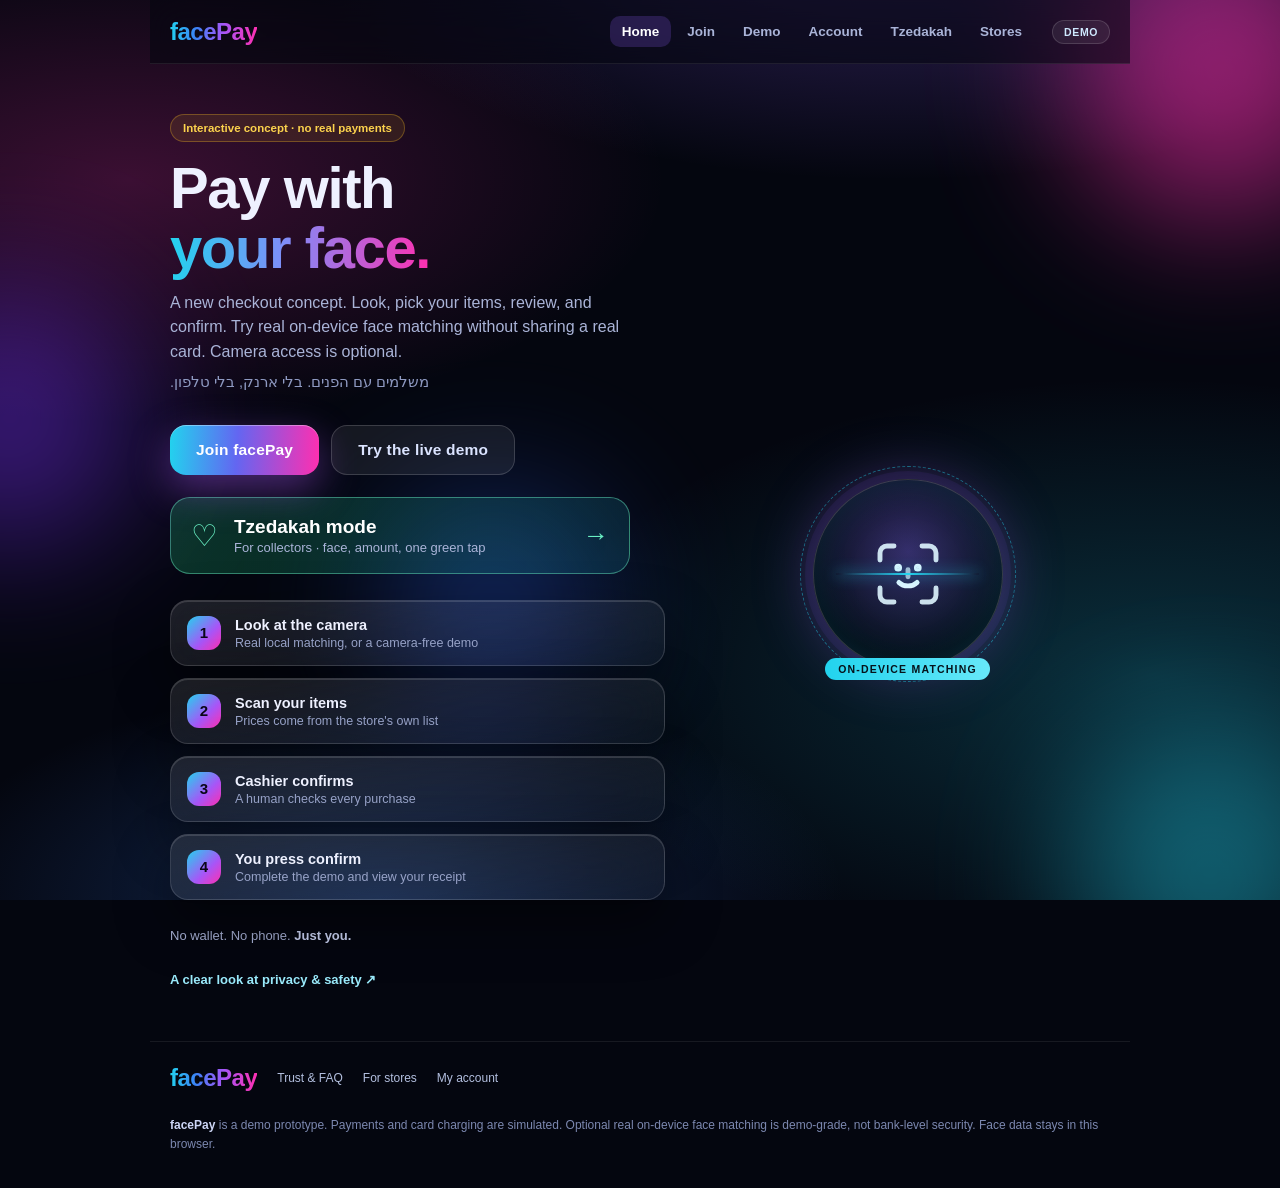
<file: index.html>
<!DOCTYPE html>
<html lang="en">
<head>
<meta charset="UTF-8">
<meta name="viewport" content="width=device-width, initial-scale=1.0, viewport-fit=cover">
<title>Pay with your face | facePay Demo</title>
<meta name="description" content="Explore facePay, an interactive checkout concept. Try on-device face matching, scan demo items and confirm a fictional payment. No real charges.">
<meta name="theme-color" content="#04060f">
<meta name="color-scheme" content="dark">
<link rel="canonical" href="https://facepay.pages.dev/">
<meta property="og:type" content="website">
<meta property="og:site_name" content="facePay Demo">
<meta property="og:title" content="Pay with your face | facePay Demo">
<meta property="og:description" content="Explore facePay, an interactive checkout concept. Try on-device face matching, scan demo items and confirm a fictional payment. No real charges.">
<meta property="og:url" content="https://facepay.pages.dev/">
<meta property="og:image" content="https://facepay.pages.dev/og.jpg">
<meta property="og:image:width" content="1200">
<meta property="og:image:height" content="1200">
<meta property="og:image:alt" content="facePay wordmark on a dark glass aurora background. Interactive demo, no real payments.">
<meta name="twitter:card" content="summary_large_image">
<meta name="twitter:title" content="Pay with your face | facePay Demo">
<meta name="twitter:description" content="Explore facePay, an interactive checkout concept. Try on-device face matching, scan demo items and confirm a fictional payment. No real charges.">
<meta name="twitter:image" content="https://facepay.pages.dev/og.jpg">
<link rel="icon" type="image/svg+xml" href="/favicon.svg">
<link rel="icon" type="image/x-icon" sizes="16x16 32x32 48x48" href="/favicon.ico">
<link rel="apple-touch-icon" sizes="180x180" href="/apple-touch-icon.png">
<link rel="manifest" href="/site.webmanifest">
<link rel="stylesheet" href="/styles.css?v=7">
</head>
<body>
<a class="skip-link" href="#app">Skip to content</a>
<div class="aurora">
  <div class="blob blob-1"></div>
  <div class="blob blob-2"></div>
  <div class="blob blob-3"></div>
  <div class="blob blob-4"></div>
</div>

<header class="site-nav">
  <a class="wordmark" href="/">facePay</a>
  <nav>
    <a href="/" data-nav="home">Home</a>
    <a href="/signup" data-nav="signup">Join</a>
    <a href="/checkout" data-nav="checkout">Demo</a>
    <a href="/account" data-nav="account">Account</a>
    <a href="/tzedakah" data-nav="tzedakah">Tzedakah</a>
    <a href="/business" data-nav="business">Stores</a>
  </nav>
  <span class="badge-pill">DEMO</span>
</header>

<main id="app" tabindex="-1"><noscript><div class="glass panel"><h1>facePay Demo</h1><p>This interactive prototype needs JavaScript. No real payments are processed.</p></div></noscript></main>

<footer class="site-foot"><div class="footer-links"><a class="wordmark" href="/">facePay</a><a href="/security">Trust & FAQ</a><a href="/business">For stores</a><a href="/account">My account</a></div>
  <p><strong>facePay</strong> is a demo prototype. Payments and card charging are simulated. Optional real on-device face matching is demo-grade, not bank-level security. Face data stays in this browser.</p>
</footer>

<script src="/face.js?v=1"></script>
<script src="/fpcore.js?v=1"></script>
<script src="/tzedakah.js?v=4"></script>
<script src="/settings.js?v=1"></script>
<script src="/app.js?v=8"></script>
</body>
</html>
</file>
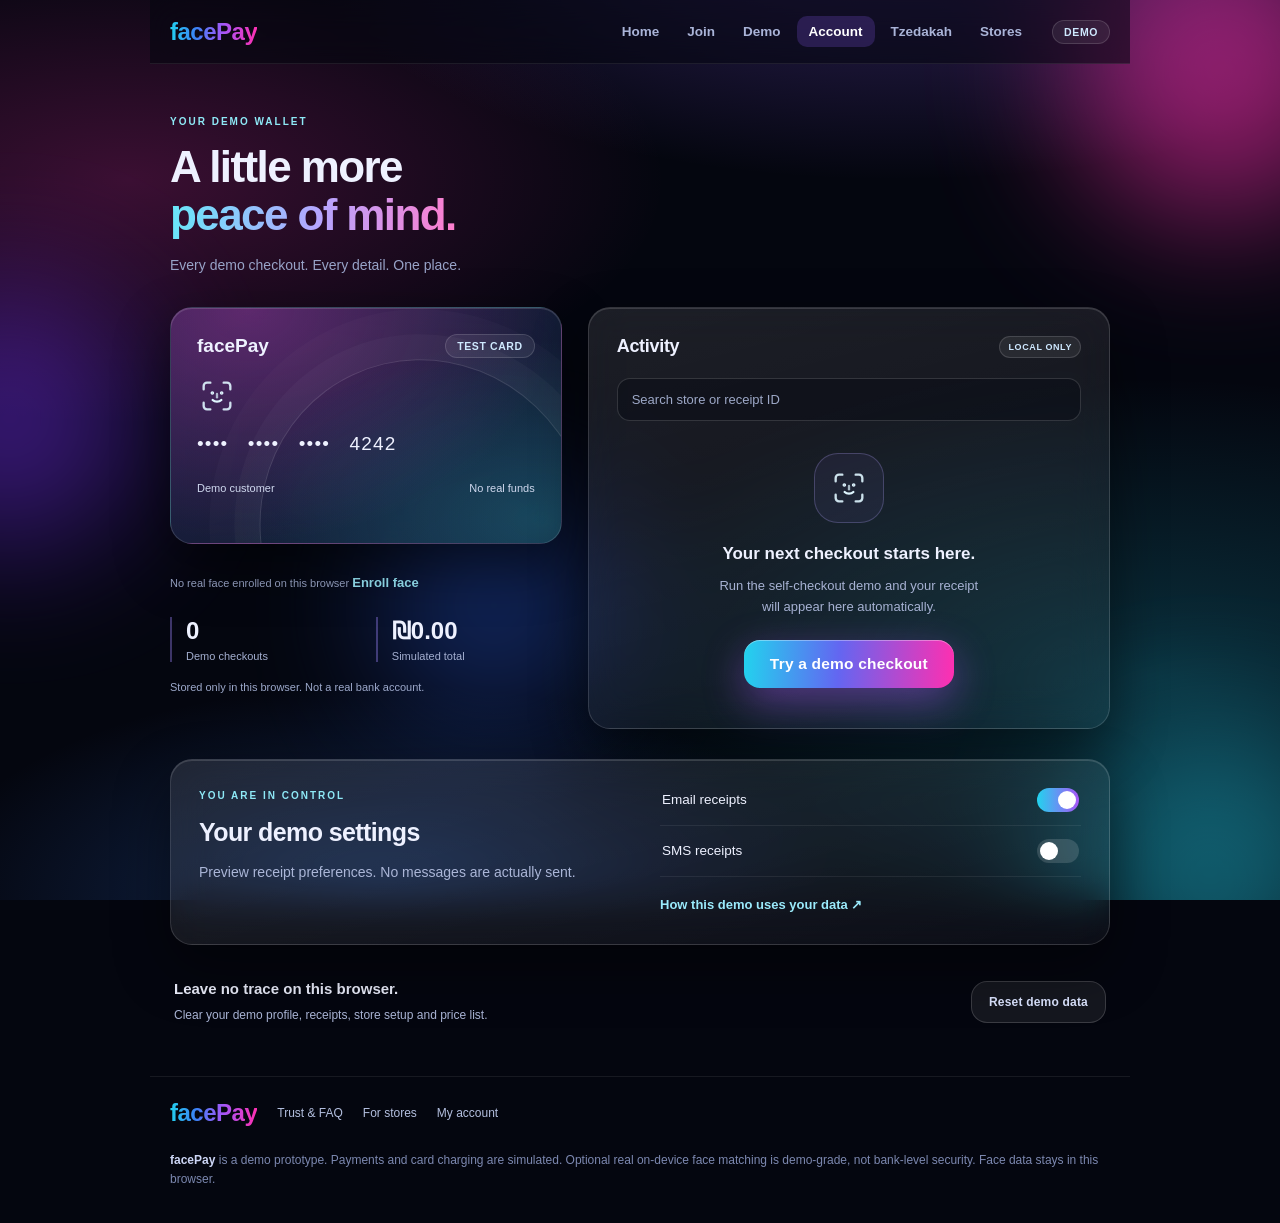
<file: account.html>
<!DOCTYPE html>
<html lang="en">
<head>
<meta charset="UTF-8">
<meta name="viewport" content="width=device-width, initial-scale=1.0, viewport-fit=cover">
<title>Your demo account | facePay</title>
<meta name="description" content="View your browser-only facePay demo profile, fictional wallet and itemized receipts. Manage receipt previews or clear your local demo data.">
<meta name="theme-color" content="#04060f">
<meta name="color-scheme" content="dark">
<link rel="canonical" href="https://facepay.pages.dev/account">
<meta property="og:type" content="website">
<meta property="og:site_name" content="facePay Demo">
<meta property="og:title" content="Your demo account | facePay">
<meta property="og:description" content="View your browser-only facePay demo profile, fictional wallet and itemized receipts. Manage receipt previews or clear your local demo data.">
<meta property="og:url" content="https://facepay.pages.dev/account">
<meta property="og:image" content="https://facepay.pages.dev/og.jpg">
<meta property="og:image:width" content="1200">
<meta property="og:image:height" content="1200">
<meta property="og:image:alt" content="facePay wordmark on a dark glass aurora background. Interactive demo, no real payments.">
<meta name="twitter:card" content="summary_large_image">
<meta name="twitter:title" content="Your demo account | facePay">
<meta name="twitter:description" content="View your browser-only facePay demo profile, fictional wallet and itemized receipts. Manage receipt previews or clear your local demo data.">
<meta name="twitter:image" content="https://facepay.pages.dev/og.jpg">
<link rel="icon" type="image/svg+xml" href="/favicon.svg">
<link rel="icon" type="image/x-icon" sizes="16x16 32x32 48x48" href="/favicon.ico">
<link rel="apple-touch-icon" sizes="180x180" href="/apple-touch-icon.png">
<link rel="manifest" href="/site.webmanifest">
<link rel="stylesheet" href="/styles.css?v=7">
</head>
<body>
<a class="skip-link" href="#app">Skip to content</a>
<div class="aurora">
  <div class="blob blob-1"></div>
  <div class="blob blob-2"></div>
  <div class="blob blob-3"></div>
  <div class="blob blob-4"></div>
</div>

<header class="site-nav">
  <a class="wordmark" href="/">facePay</a>
  <nav>
    <a href="/" data-nav="home">Home</a>
    <a href="/signup" data-nav="signup">Join</a>
    <a href="/checkout" data-nav="checkout">Demo</a>
    <a href="/account" data-nav="account">Account</a>
    <a href="/tzedakah" data-nav="tzedakah">Tzedakah</a>
    <a href="/business" data-nav="business">Stores</a>
  </nav>
  <span class="badge-pill">DEMO</span>
</header>

<main id="app" tabindex="-1"><noscript><div class="glass panel"><h1>facePay Demo</h1><p>This interactive prototype needs JavaScript. No real payments are processed.</p></div></noscript></main>

<footer class="site-foot"><div class="footer-links"><a class="wordmark" href="/">facePay</a><a href="/security">Trust & FAQ</a><a href="/business">For stores</a><a href="/account">My account</a></div>
  <p><strong>facePay</strong> is a demo prototype. Payments and card charging are simulated. Optional real on-device face matching is demo-grade, not bank-level security. Face data stays in this browser.</p>
</footer>

<script src="/face.js?v=1"></script>
<script src="/fpcore.js?v=1"></script>
<script src="/tzedakah.js?v=4"></script>
<script src="/settings.js?v=1"></script>
<script src="/app.js?v=8"></script>
</body>
</html>
</file>
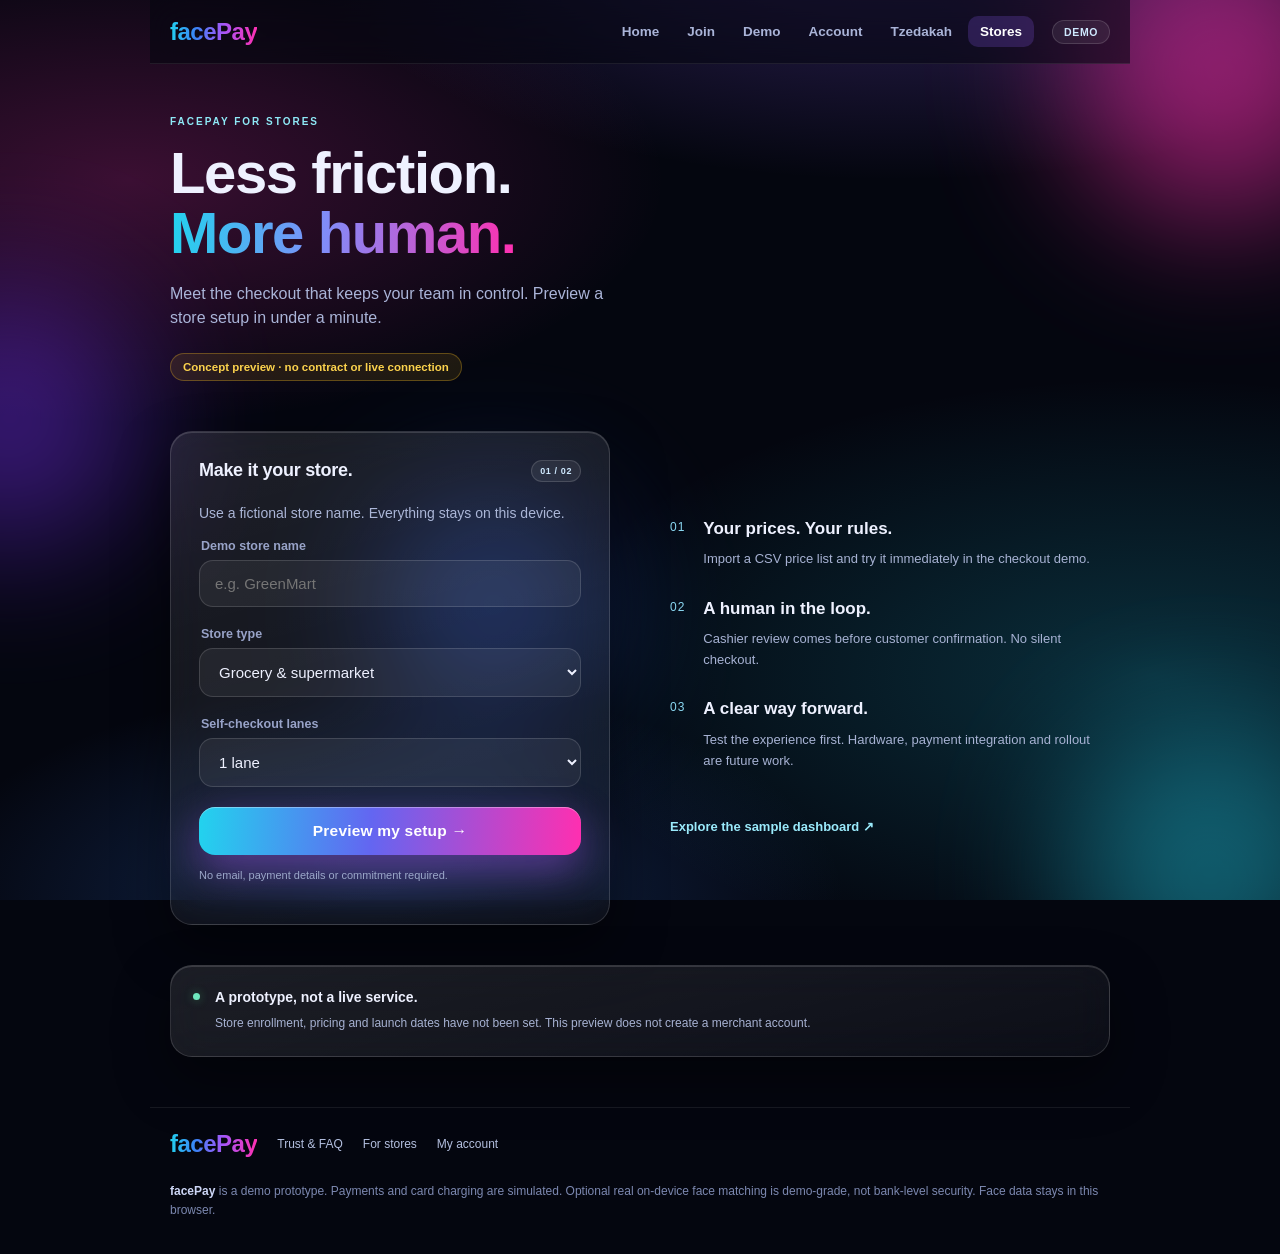
<file: business.html>
<!DOCTYPE html>
<html lang="en">
<head>
<meta charset="UTF-8">
<meta name="viewport" content="width=device-width, initial-scale=1.0, viewport-fit=cover">
<title>For stores | facePay Demo</title>
<meta name="description" content="Explore facePay for stores. Set up a fictional merchant, preview checkout and try a browser-only product catalog. This is not a live payment service.">
<meta name="theme-color" content="#04060f">
<meta name="color-scheme" content="dark">
<link rel="canonical" href="https://facepay.pages.dev/business">
<meta property="og:type" content="website">
<meta property="og:site_name" content="facePay Demo">
<meta property="og:title" content="For stores | facePay Demo">
<meta property="og:description" content="Explore facePay for stores. Set up a fictional merchant, preview checkout and try a browser-only product catalog. This is not a live payment service.">
<meta property="og:url" content="https://facepay.pages.dev/business">
<meta property="og:image" content="https://facepay.pages.dev/og.jpg">
<meta property="og:image:width" content="1200">
<meta property="og:image:height" content="1200">
<meta property="og:image:alt" content="facePay wordmark on a dark glass aurora background. Interactive demo, no real payments.">
<meta name="twitter:card" content="summary_large_image">
<meta name="twitter:title" content="For stores | facePay Demo">
<meta name="twitter:description" content="Explore facePay for stores. Set up a fictional merchant, preview checkout and try a browser-only product catalog. This is not a live payment service.">
<meta name="twitter:image" content="https://facepay.pages.dev/og.jpg">
<link rel="icon" type="image/svg+xml" href="/favicon.svg">
<link rel="icon" type="image/x-icon" sizes="16x16 32x32 48x48" href="/favicon.ico">
<link rel="apple-touch-icon" sizes="180x180" href="/apple-touch-icon.png">
<link rel="manifest" href="/site.webmanifest">
<link rel="stylesheet" href="/styles.css?v=7">
</head>
<body>
<a class="skip-link" href="#app">Skip to content</a>
<div class="aurora">
  <div class="blob blob-1"></div>
  <div class="blob blob-2"></div>
  <div class="blob blob-3"></div>
  <div class="blob blob-4"></div>
</div>

<header class="site-nav">
  <a class="wordmark" href="/">facePay</a>
  <nav>
    <a href="/" data-nav="home">Home</a>
    <a href="/signup" data-nav="signup">Join</a>
    <a href="/checkout" data-nav="checkout">Demo</a>
    <a href="/account" data-nav="account">Account</a>
    <a href="/tzedakah" data-nav="tzedakah">Tzedakah</a>
    <a href="/business" data-nav="business">Stores</a>
  </nav>
  <span class="badge-pill">DEMO</span>
</header>

<main id="app" tabindex="-1"><noscript><div class="glass panel"><h1>facePay Demo</h1><p>This interactive prototype needs JavaScript. No real payments are processed.</p></div></noscript></main>

<footer class="site-foot"><div class="footer-links"><a class="wordmark" href="/">facePay</a><a href="/security">Trust & FAQ</a><a href="/business">For stores</a><a href="/account">My account</a></div>
  <p><strong>facePay</strong> is a demo prototype. Payments and card charging are simulated. Optional real on-device face matching is demo-grade, not bank-level security. Face data stays in this browser.</p>
</footer>

<script src="/face.js?v=1"></script>
<script src="/fpcore.js?v=1"></script>
<script src="/tzedakah.js?v=4"></script>
<script src="/settings.js?v=1"></script>
<script src="/app.js?v=8"></script>
</body>
</html>
</file>
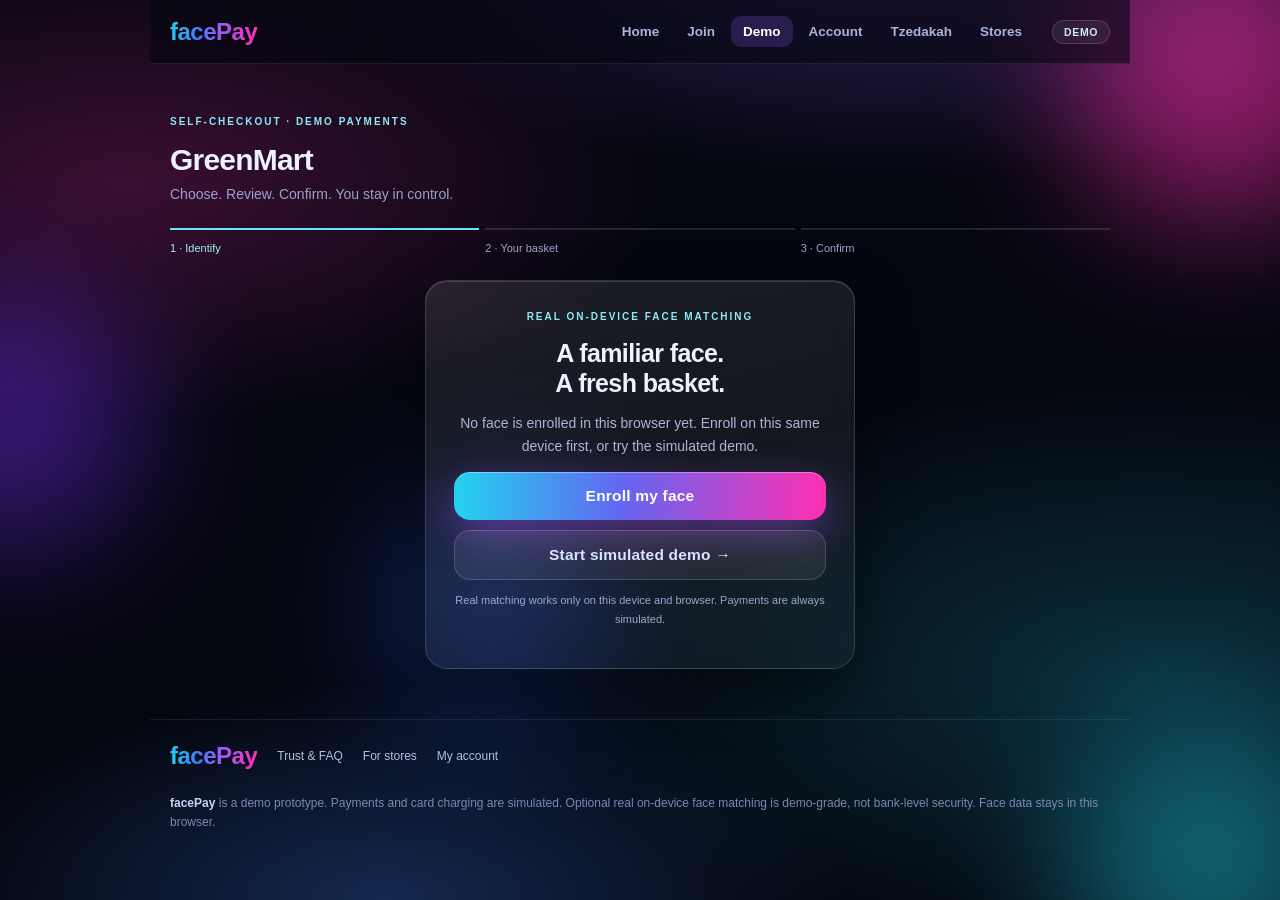
<file: checkout.html>
<!DOCTYPE html>
<html lang="en">
<head>
<meta charset="UTF-8">
<meta name="viewport" content="width=device-width, initial-scale=1.0, viewport-fit=cover">
<title>Self-checkout demo | facePay</title>
<meta name="description" content="Try the facePay self-checkout: browse the demo catalog, scan barcodes, review your basket and confirm a simulated payment. No real charges.">
<meta name="theme-color" content="#04060f">
<meta name="color-scheme" content="dark">
<link rel="canonical" href="https://facepay.pages.dev/checkout">
<meta property="og:type" content="website">
<meta property="og:site_name" content="facePay Demo">
<meta property="og:title" content="Self-checkout demo | facePay">
<meta property="og:description" content="Try the facePay self-checkout: browse the demo catalog, scan barcodes, review your basket and confirm a simulated payment. No real charges.">
<meta property="og:url" content="https://facepay.pages.dev/checkout">
<meta property="og:image" content="https://facepay.pages.dev/og.jpg">
<meta property="og:image:width" content="1200">
<meta property="og:image:height" content="1200">
<meta property="og:image:alt" content="facePay wordmark on a dark glass aurora background. Interactive demo, no real payments.">
<meta name="twitter:card" content="summary_large_image">
<meta name="twitter:title" content="Self-checkout demo | facePay">
<meta name="twitter:description" content="Try the facePay self-checkout: browse the demo catalog, scan barcodes, review your basket and confirm a simulated payment. No real charges.">
<meta name="twitter:image" content="https://facepay.pages.dev/og.jpg">
<link rel="icon" type="image/svg+xml" href="/favicon.svg">
<link rel="icon" type="image/x-icon" sizes="16x16 32x32 48x48" href="/favicon.ico">
<link rel="apple-touch-icon" sizes="180x180" href="/apple-touch-icon.png">
<link rel="manifest" href="/site.webmanifest">
<link rel="stylesheet" href="/styles.css?v=7">
</head>
<body>
<a class="skip-link" href="#app">Skip to content</a>
<div class="aurora">
  <div class="blob blob-1"></div>
  <div class="blob blob-2"></div>
  <div class="blob blob-3"></div>
  <div class="blob blob-4"></div>
</div>

<header class="site-nav">
  <a class="wordmark" href="/">facePay</a>
  <nav>
    <a href="/" data-nav="home">Home</a>
    <a href="/signup" data-nav="signup">Join</a>
    <a href="/checkout" data-nav="checkout">Demo</a>
    <a href="/account" data-nav="account">Account</a>
    <a href="/tzedakah" data-nav="tzedakah">Tzedakah</a>
    <a href="/business" data-nav="business">Stores</a>
  </nav>
  <span class="badge-pill">DEMO</span>
</header>

<main id="app" tabindex="-1"><noscript><div class="glass panel"><h1>facePay Demo</h1><p>This interactive prototype needs JavaScript. No real payments are processed.</p></div></noscript></main>

<footer class="site-foot"><div class="footer-links"><a class="wordmark" href="/">facePay</a><a href="/security">Trust & FAQ</a><a href="/business">For stores</a><a href="/account">My account</a></div>
  <p><strong>facePay</strong> is a demo prototype. Payments and card charging are simulated. Optional real on-device face matching is demo-grade, not bank-level security. Face data stays in this browser.</p>
</footer>

<script src="/face.js?v=1"></script>
<script src="/fpcore.js?v=1"></script>
<script src="/tzedakah.js?v=4"></script>
<script src="/settings.js?v=1"></script>
<script src="/app.js?v=8"></script>
</body>
</html>
</file>
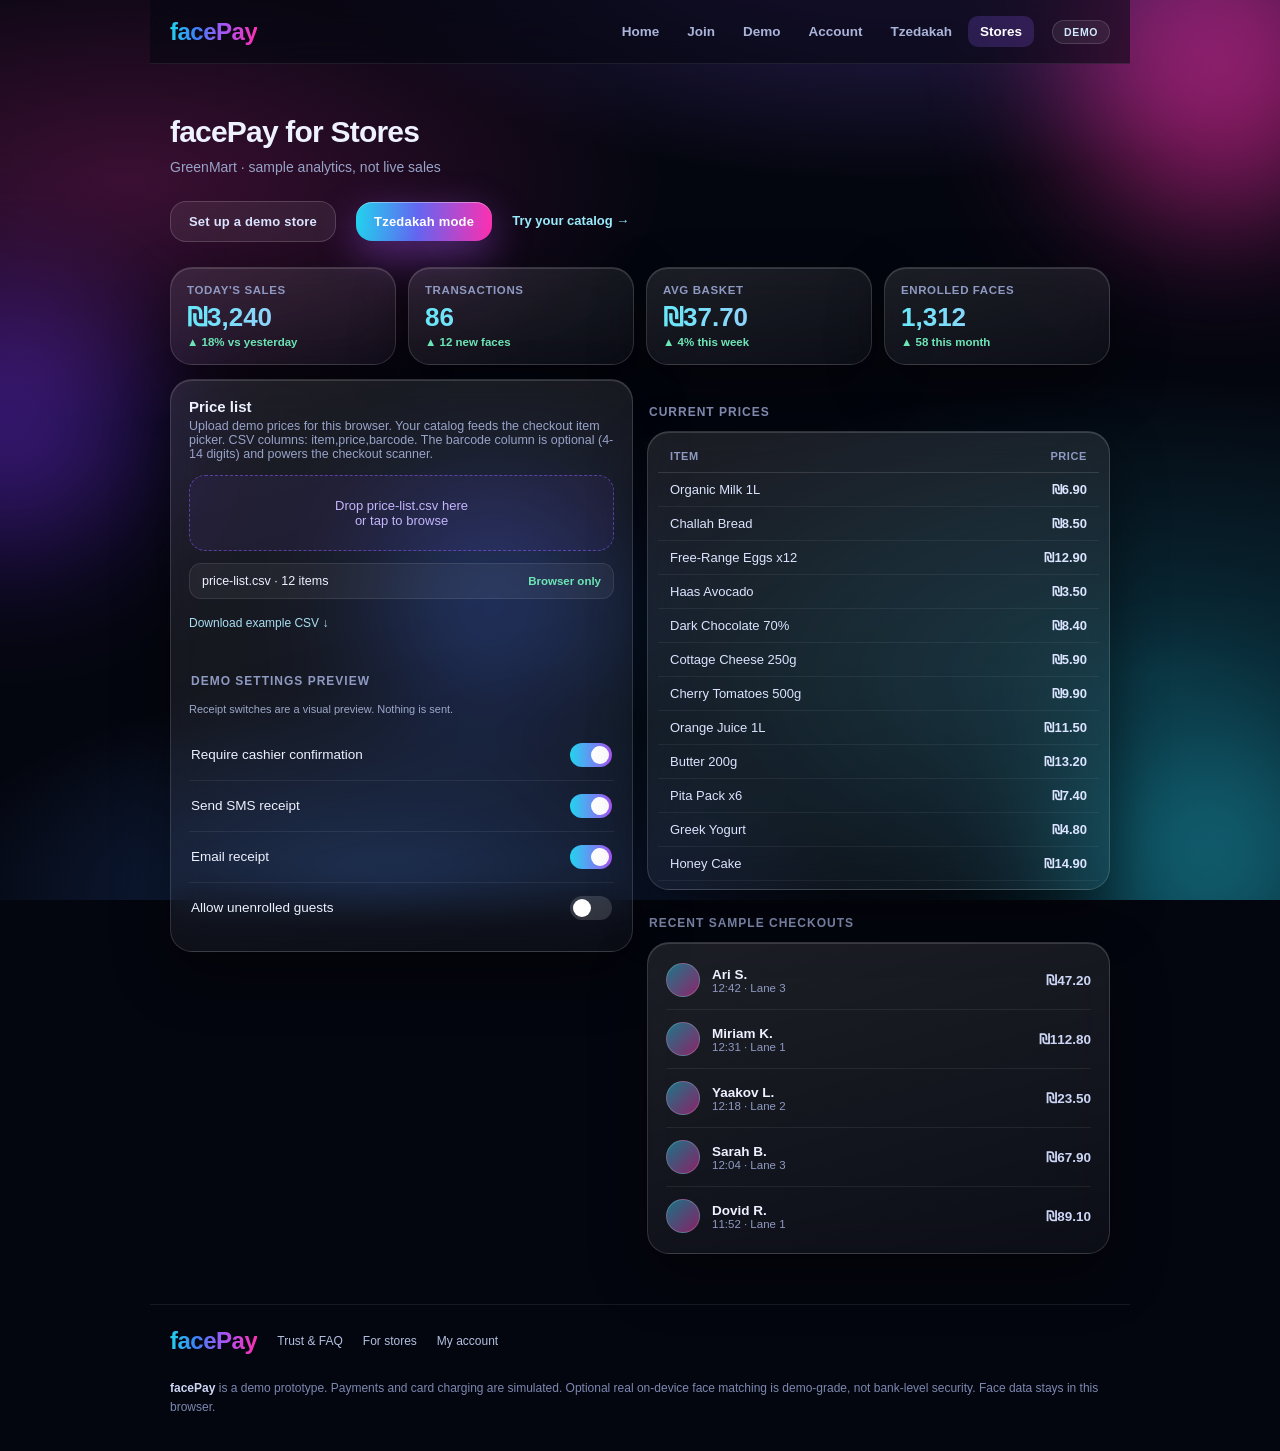
<file: dashboard.html>
<!DOCTYPE html>
<html lang="en">
<head>
<meta charset="UTF-8">
<meta name="viewport" content="width=device-width, initial-scale=1.0, viewport-fit=cover">
<title>Store dashboard | facePay Demo</title>
<meta name="description" content="Preview the facePay store dashboard with clearly labeled sample analytics and a CSV catalog import for your local checkout demo.">
<meta name="theme-color" content="#04060f">
<meta name="color-scheme" content="dark">
<link rel="canonical" href="https://facepay.pages.dev/dashboard">
<meta property="og:type" content="website">
<meta property="og:site_name" content="facePay Demo">
<meta property="og:title" content="Store dashboard | facePay Demo">
<meta property="og:description" content="Preview the facePay store dashboard with clearly labeled sample analytics and a CSV catalog import for your local checkout demo.">
<meta property="og:url" content="https://facepay.pages.dev/dashboard">
<meta property="og:image" content="https://facepay.pages.dev/og.jpg">
<meta property="og:image:width" content="1200">
<meta property="og:image:height" content="1200">
<meta property="og:image:alt" content="facePay wordmark on a dark glass aurora background. Interactive demo, no real payments.">
<meta name="twitter:card" content="summary_large_image">
<meta name="twitter:title" content="Store dashboard | facePay Demo">
<meta name="twitter:description" content="Preview the facePay store dashboard with clearly labeled sample analytics and a CSV catalog import for your local checkout demo.">
<meta name="twitter:image" content="https://facepay.pages.dev/og.jpg">
<link rel="icon" type="image/svg+xml" href="/favicon.svg">
<link rel="icon" type="image/x-icon" sizes="16x16 32x32 48x48" href="/favicon.ico">
<link rel="apple-touch-icon" sizes="180x180" href="/apple-touch-icon.png">
<link rel="manifest" href="/site.webmanifest">
<link rel="stylesheet" href="/styles.css?v=7">
</head>
<body>
<a class="skip-link" href="#app">Skip to content</a>
<div class="aurora">
  <div class="blob blob-1"></div>
  <div class="blob blob-2"></div>
  <div class="blob blob-3"></div>
  <div class="blob blob-4"></div>
</div>

<header class="site-nav">
  <a class="wordmark" href="/">facePay</a>
  <nav>
    <a href="/" data-nav="home">Home</a>
    <a href="/signup" data-nav="signup">Join</a>
    <a href="/checkout" data-nav="checkout">Demo</a>
    <a href="/account" data-nav="account">Account</a>
    <a href="/tzedakah" data-nav="tzedakah">Tzedakah</a>
    <a href="/business" data-nav="business">Stores</a>
  </nav>
  <span class="badge-pill">DEMO</span>
</header>

<main id="app" tabindex="-1"><noscript><div class="glass panel"><h1>facePay Demo</h1><p>This interactive prototype needs JavaScript. No real payments are processed.</p></div></noscript></main>

<footer class="site-foot"><div class="footer-links"><a class="wordmark" href="/">facePay</a><a href="/security">Trust & FAQ</a><a href="/business">For stores</a><a href="/account">My account</a></div>
  <p><strong>facePay</strong> is a demo prototype. Payments and card charging are simulated. Optional real on-device face matching is demo-grade, not bank-level security. Face data stays in this browser.</p>
</footer>

<script src="/face.js?v=1"></script>
<script src="/fpcore.js?v=1"></script>
<script src="/tzedakah.js?v=4"></script>
<script src="/settings.js?v=1"></script>
<script src="/app.js?v=8"></script>
</body>
</html>
</file>
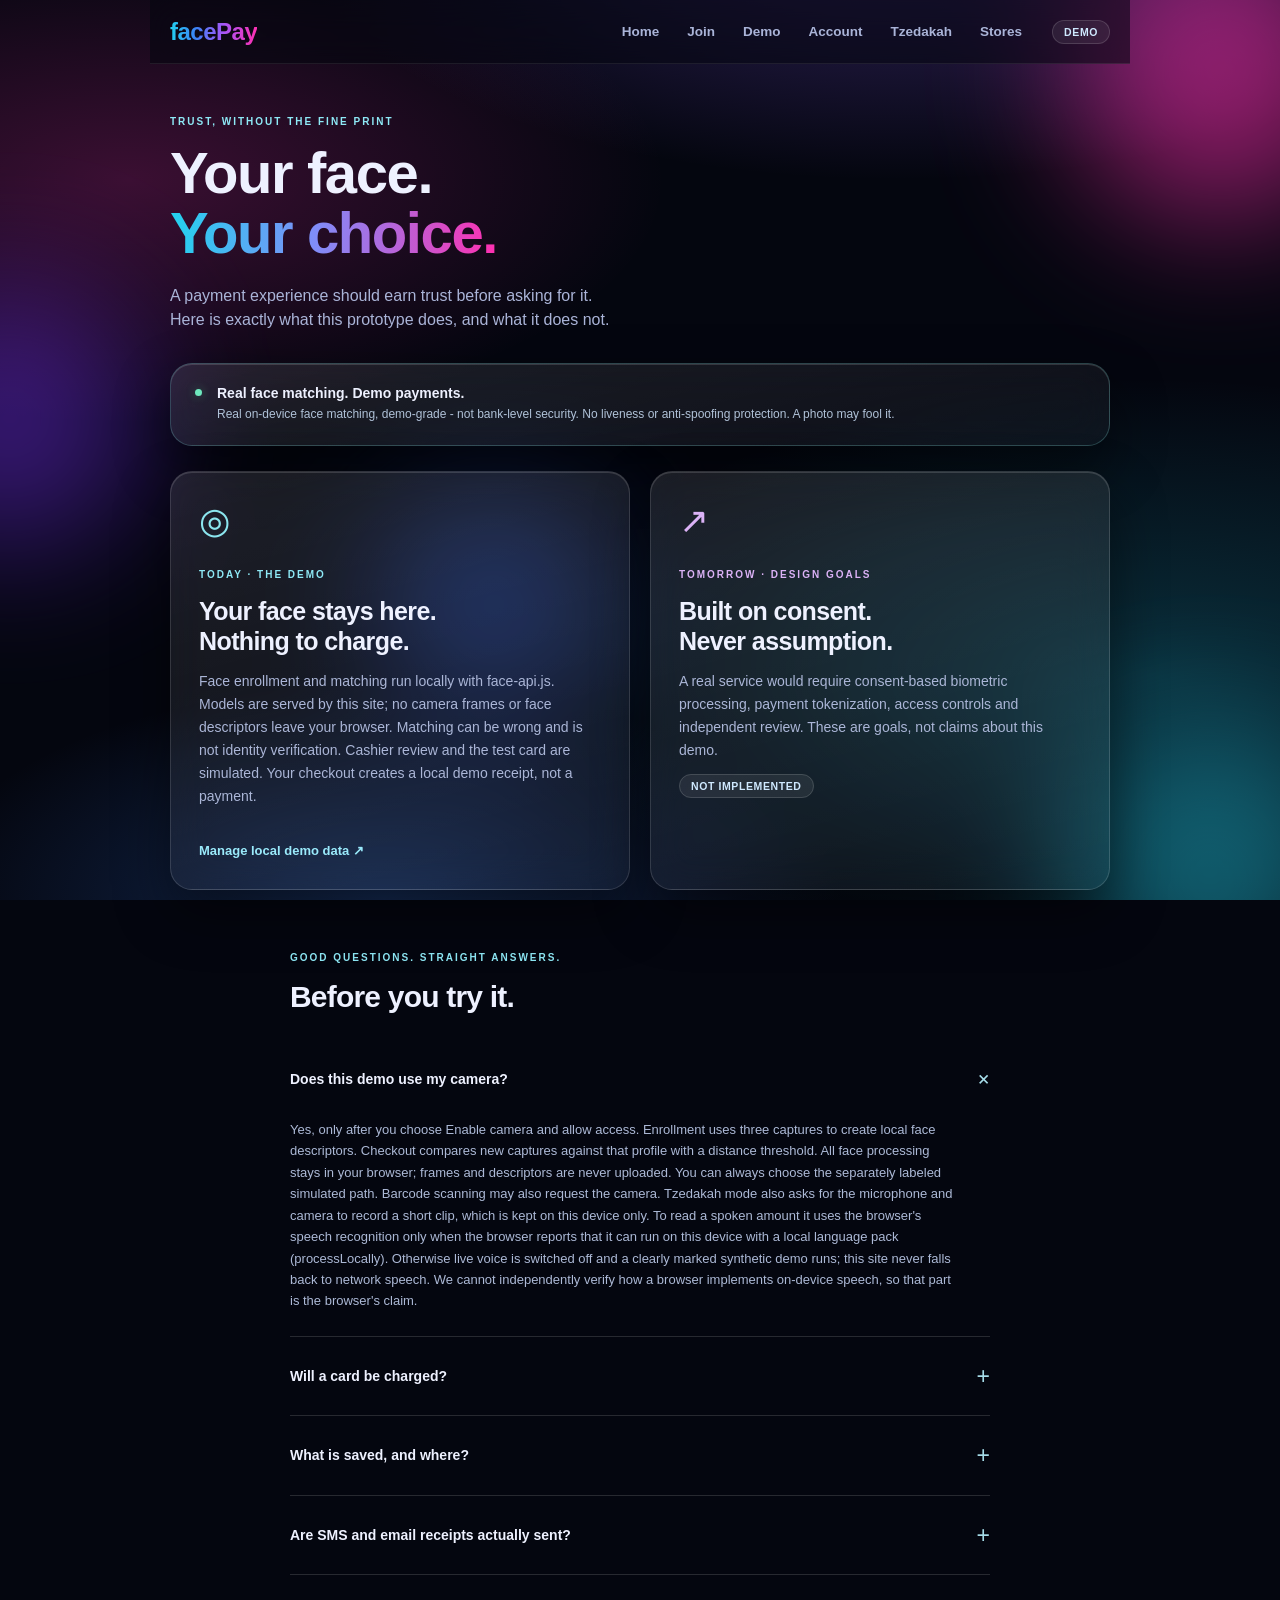
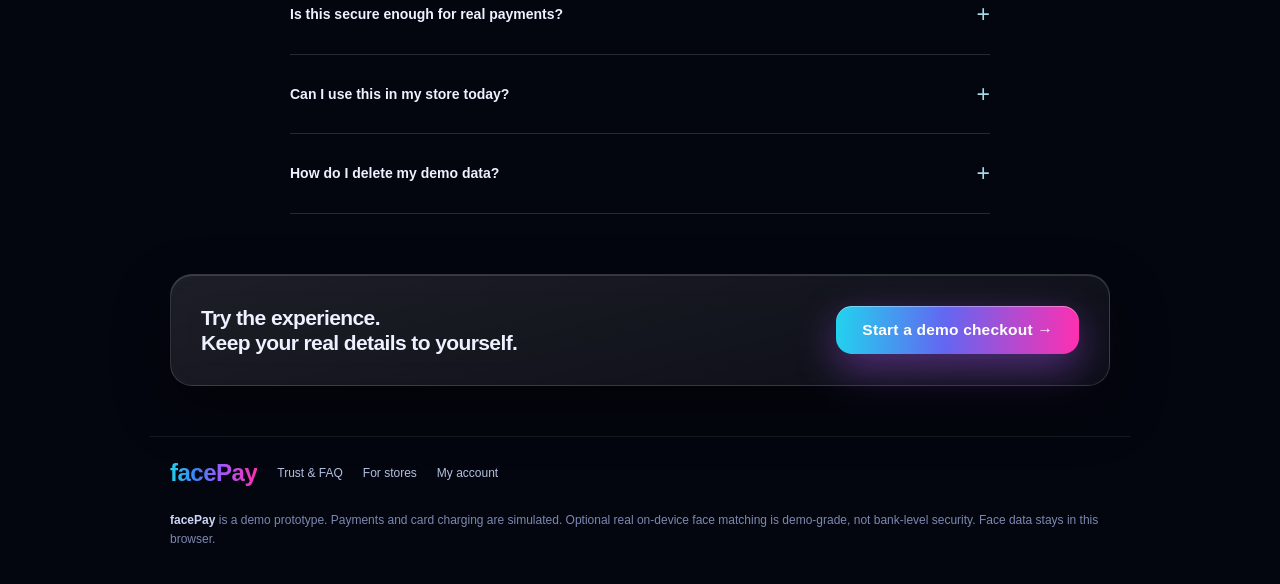
<file: security.html>
<!DOCTYPE html>
<html lang="en">
<head>
<meta charset="UTF-8">
<meta name="viewport" content="width=device-width, initial-scale=1.0, viewport-fit=cover">
<title>Trust &amp; FAQ | facePay</title>
<meta name="description" content="Learn what the facePay prototype does, what stays in your browser and what a production payment service would need. Real local face matching, demo-grade. No real payments.">
<meta name="theme-color" content="#04060f">
<meta name="color-scheme" content="dark">
<link rel="canonical" href="https://facepay.pages.dev/security">
<meta property="og:type" content="website">
<meta property="og:site_name" content="facePay Demo">
<meta property="og:title" content="Trust &amp; FAQ | facePay">
<meta property="og:description" content="Learn what the facePay prototype does, what stays in your browser and what a production payment service would need. Real local face matching, demo-grade. No real payments.">
<meta property="og:url" content="https://facepay.pages.dev/security">
<meta property="og:image" content="https://facepay.pages.dev/og.jpg">
<meta property="og:image:width" content="1200">
<meta property="og:image:height" content="1200">
<meta property="og:image:alt" content="facePay wordmark on a dark glass aurora background. Interactive demo, no real payments.">
<meta name="twitter:card" content="summary_large_image">
<meta name="twitter:title" content="Trust &amp; FAQ | facePay">
<meta name="twitter:description" content="Learn what the facePay prototype does, what stays in your browser and what a production payment service would need. Real local face matching, demo-grade. No real payments.">
<meta name="twitter:image" content="https://facepay.pages.dev/og.jpg">
<link rel="icon" type="image/svg+xml" href="/favicon.svg">
<link rel="icon" type="image/x-icon" sizes="16x16 32x32 48x48" href="/favicon.ico">
<link rel="apple-touch-icon" sizes="180x180" href="/apple-touch-icon.png">
<link rel="manifest" href="/site.webmanifest">
<link rel="stylesheet" href="/styles.css?v=7">
</head>
<body>
<a class="skip-link" href="#app">Skip to content</a>
<div class="aurora">
  <div class="blob blob-1"></div>
  <div class="blob blob-2"></div>
  <div class="blob blob-3"></div>
  <div class="blob blob-4"></div>
</div>

<header class="site-nav">
  <a class="wordmark" href="/">facePay</a>
  <nav>
    <a href="/" data-nav="home">Home</a>
    <a href="/signup" data-nav="signup">Join</a>
    <a href="/checkout" data-nav="checkout">Demo</a>
    <a href="/account" data-nav="account">Account</a>
    <a href="/tzedakah" data-nav="tzedakah">Tzedakah</a>
    <a href="/business" data-nav="business">Stores</a>
  </nav>
  <span class="badge-pill">DEMO</span>
</header>

<main id="app" tabindex="-1"><noscript><div class="glass panel"><h1>facePay Demo</h1><p>This interactive prototype needs JavaScript. No real payments are processed.</p></div></noscript></main>

<footer class="site-foot"><div class="footer-links"><a class="wordmark" href="/">facePay</a><a href="/security">Trust & FAQ</a><a href="/business">For stores</a><a href="/account">My account</a></div>
  <p><strong>facePay</strong> is a demo prototype. Payments and card charging are simulated. Optional real on-device face matching is demo-grade, not bank-level security. Face data stays in this browser.</p>
</footer>

<script src="/face.js?v=1"></script>
<script src="/fpcore.js?v=1"></script>
<script src="/tzedakah.js?v=4"></script>
<script src="/settings.js?v=1"></script>
<script src="/app.js?v=8"></script>
</body>
</html>
</file>
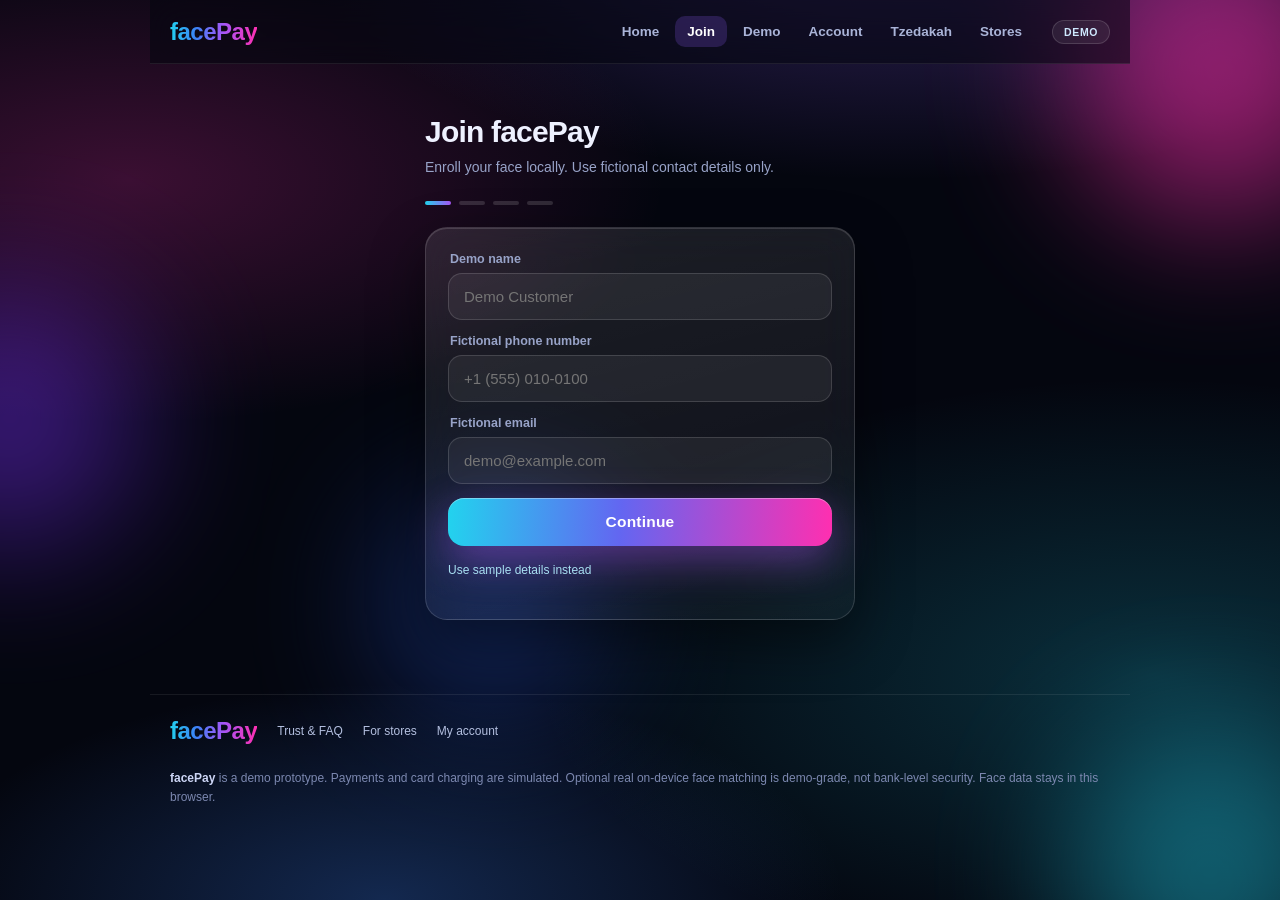
<file: signup.html>
<!DOCTYPE html>
<html lang="en">
<head>
<meta charset="UTF-8">
<meta name="viewport" content="width=device-width, initial-scale=1.0, viewport-fit=cover">
<title>Join the demo | facePay</title>
<meta name="description" content="Try facePay enrollment with fictional details, optional local face enrollment and a test card. Face descriptors stay on your device. No real cards are collected.">
<meta name="theme-color" content="#04060f">
<meta name="color-scheme" content="dark">
<link rel="canonical" href="https://facepay.pages.dev/signup">
<meta property="og:type" content="website">
<meta property="og:site_name" content="facePay Demo">
<meta property="og:title" content="Join the demo | facePay">
<meta property="og:description" content="Try facePay enrollment with fictional details, optional local face enrollment and a test card. Face descriptors stay on your device. No real cards are collected.">
<meta property="og:url" content="https://facepay.pages.dev/signup">
<meta property="og:image" content="https://facepay.pages.dev/og.jpg">
<meta property="og:image:width" content="1200">
<meta property="og:image:height" content="1200">
<meta property="og:image:alt" content="facePay wordmark on a dark glass aurora background. Interactive demo, no real payments.">
<meta name="twitter:card" content="summary_large_image">
<meta name="twitter:title" content="Join the demo | facePay">
<meta name="twitter:description" content="Try facePay enrollment with fictional details, optional local face enrollment and a test card. Face descriptors stay on your device. No real cards are collected.">
<meta name="twitter:image" content="https://facepay.pages.dev/og.jpg">
<link rel="icon" type="image/svg+xml" href="/favicon.svg">
<link rel="icon" type="image/x-icon" sizes="16x16 32x32 48x48" href="/favicon.ico">
<link rel="apple-touch-icon" sizes="180x180" href="/apple-touch-icon.png">
<link rel="manifest" href="/site.webmanifest">
<link rel="stylesheet" href="/styles.css?v=7">
</head>
<body>
<a class="skip-link" href="#app">Skip to content</a>
<div class="aurora">
  <div class="blob blob-1"></div>
  <div class="blob blob-2"></div>
  <div class="blob blob-3"></div>
  <div class="blob blob-4"></div>
</div>

<header class="site-nav">
  <a class="wordmark" href="/">facePay</a>
  <nav>
    <a href="/" data-nav="home">Home</a>
    <a href="/signup" data-nav="signup">Join</a>
    <a href="/checkout" data-nav="checkout">Demo</a>
    <a href="/account" data-nav="account">Account</a>
    <a href="/tzedakah" data-nav="tzedakah">Tzedakah</a>
    <a href="/business" data-nav="business">Stores</a>
  </nav>
  <span class="badge-pill">DEMO</span>
</header>

<main id="app" tabindex="-1"><noscript><div class="glass panel"><h1>facePay Demo</h1><p>This interactive prototype needs JavaScript. No real payments are processed.</p></div></noscript></main>

<footer class="site-foot"><div class="footer-links"><a class="wordmark" href="/">facePay</a><a href="/security">Trust & FAQ</a><a href="/business">For stores</a><a href="/account">My account</a></div>
  <p><strong>facePay</strong> is a demo prototype. Payments and card charging are simulated. Optional real on-device face matching is demo-grade, not bank-level security. Face data stays in this browser.</p>
</footer>

<script src="/face.js?v=1"></script>
<script src="/fpcore.js?v=1"></script>
<script src="/tzedakah.js?v=4"></script>
<script src="/settings.js?v=1"></script>
<script src="/app.js?v=8"></script>
</body>
</html>
</file>
<file: styles.css>
* { box-sizing: border-box; }
html, body { margin: 0; min-height: 100%; }

body {
  font-family: -apple-system, BlinkMacSystemFont, 'Segoe UI', Roboto, 'Helvetica Neue', Arial, sans-serif;
  background: #04060f;
  color: #eef1ff;
  -webkit-font-smoothing: antialiased;
}

/* ---------- aurora backdrop ---------- */
.aurora {
  position: fixed;
  inset: 0;
  z-index: 0;
  overflow: hidden;
  background:
    radial-gradient(ellipse 80% 50% at 70% -10%, rgba(139, 92, 246, 0.35), transparent 60%),
    radial-gradient(ellipse 70% 45% at 10% 20%, rgba(255, 47, 176, 0.22), transparent 60%),
    radial-gradient(ellipse 80% 55% at 90% 75%, rgba(34, 211, 238, 0.20), transparent 60%),
    radial-gradient(ellipse 60% 40% at 30% 100%, rgba(59, 130, 246, 0.28), transparent 60%),
    #04060f;
}
.blob { position: absolute; border-radius: 50%; filter: blur(70px); opacity: 0.55; animation: drift 14s ease-in-out infinite alternate; }
.blob-1 { width: 300px; height: 300px; background: #ff2fb0; top: -80px; right: -90px; }
.blob-2 { width: 260px; height: 260px; background: #7b2ff7; top: 32%; left: -120px; opacity: .45; animation-delay: -4s; }
.blob-3 { width: 280px; height: 280px; background: #22d3ee; bottom: -110px; right: -70px; opacity: .4; animation-delay: -8s; }
.blob-4 { width: 220px; height: 220px; background: #2f6bff; top: 55%; left: 30%; opacity: .35; animation-delay: -11s; }
@keyframes drift { from { transform: translate(0,0) scale(1); } to { transform: translate(30px, -24px) scale(1.08); } }

/* ---------- nav ---------- */
.site-nav {
  position: sticky;
  top: 0;
  z-index: 10;
  display: flex;
  align-items: center;
  gap: 18px;
  max-width: 980px;
  margin: 0 auto;
  padding: 16px 20px;
  background: rgba(4, 6, 15, 0.55);
  backdrop-filter: blur(18px);
  -webkit-backdrop-filter: blur(18px);
  border-bottom: 1px solid rgba(255, 255, 255, 0.08);
}
.site-nav nav { display: flex; gap: 4px; margin-left: auto; }
.site-nav nav a {
  color: #aab4d8;
  text-decoration: none;
  font-size: 13.5px;
  font-weight: 600;
  padding: 8px 12px;
  border-radius: 10px;
}
.site-nav nav a:hover { color: #fff; background: rgba(255,255,255,.07); }
.site-nav nav a.active { color: #fff; background: rgba(139, 92, 246, 0.22); }

.wordmark {
  font-size: 24px;
  font-weight: 800;
  letter-spacing: -0.5px;
  background: linear-gradient(92deg, #22d3ee 0%, #3b82f6 30%, #a855f7 62%, #ff2fb0 100%);
  -webkit-background-clip: text;
  background-clip: text;
  color: transparent;
  text-decoration: none;
}
.badge-pill {
  font-size: 10.5px;
  font-weight: 700;
  letter-spacing: .6px;
  padding: 5px 11px;
  border-radius: 999px;
  color: #cfe9ff;
  background: rgba(255, 255, 255, 0.07);
  border: 1px solid rgba(255, 255, 255, 0.14);
}
@media (max-width: 480px) { .site-nav > .badge-pill { display: none; } }

/* ---------- layout ---------- */
main {
  position: relative;
  z-index: 1;
  max-width: 980px;
  margin: 0 auto;
  padding: 34px 20px 50px;
  min-height: 70vh;
}
.screen-narrow { max-width: 430px; margin: 0 auto; }

.site-foot {
  position: relative;
  z-index: 1;
  max-width: 980px;
  margin: 0 auto;
  padding: 22px 20px 34px;
  border-top: 1px solid rgba(255, 255, 255, 0.08);
}
.site-foot p { font-size: 12px; color: #7c88b0; line-height: 1.6; margin: 0; }
.site-foot strong { color: #cdd6f6; }

/* ---------- shared pieces ---------- */
.glass {
  background: linear-gradient(165deg, rgba(255, 255, 255, 0.10), rgba(255, 255, 255, 0.035));
  border: 1px solid rgba(255, 255, 255, 0.14);
  border-radius: 22px;
  backdrop-filter: blur(20px);
  -webkit-backdrop-filter: blur(20px);
  box-shadow: 0 22px 55px rgba(0, 0, 0, 0.45), inset 0 1px 0 rgba(255, 255, 255, 0.14);
}

.hero-title { font-size: 46px; line-height: 1.04; font-weight: 800; letter-spacing: -1.4px; margin: 0 0 12px; }
.hero-title .grad { background: linear-gradient(92deg, #22d3ee, #818cf8 45%, #ff2fb0); -webkit-background-clip: text; background-clip: text; color: transparent; }
.hero-sub { font-size: 16px; line-height: 1.55; color: #aab4d8; margin: 0 0 6px; max-width: 460px; }
.hero-heb { font-size: 14.5px; color: #8f9ac2; margin: 0 0 30px; direction: rtl; text-align: left; }

.btn {
  display: inline-flex;
  align-items: center;
  justify-content: center;
  gap: 8px;
  padding: 15px 26px;
  border: none;
  border-radius: 16px;
  font-family: inherit;
  font-size: 15.5px;
  font-weight: 800;
  letter-spacing: .2px;
  color: #fff;
  cursor: pointer;
  text-decoration: none;
  background: linear-gradient(93deg, #22d3ee 0%, #6366f1 45%, #ff2fb0 100%);
  box-shadow: 0 14px 40px rgba(168, 85, 247, 0.45), inset 0 1px 0 rgba(255, 255, 255, 0.35);
  transition: transform .15s ease, box-shadow .15s ease;
}
.btn:hover { transform: translateY(-2px); box-shadow: 0 18px 48px rgba(168, 85, 247, 0.55), inset 0 1px 0 rgba(255,255,255,.35); }
.btn:disabled { opacity: .55; cursor: default; transform: none; }
.btn-ghost {
  background: rgba(255, 255, 255, 0.07);
  border: 1px solid rgba(255, 255, 255, 0.16);
  box-shadow: none;
  color: #dbe4ff;
}
.btn-block { display: flex; width: 100%; }
.btn-row { display: flex; gap: 12px; flex-wrap: wrap; }

.section-label { font-size: 12px; font-weight: 700; letter-spacing: 1px; text-transform: uppercase; color: #8f9ac2; margin: 26px 2px 12px; }
.page-title { font-size: 30px; font-weight: 800; letter-spacing: -0.8px; margin: 0 0 6px; }
.page-sub { font-size: 14px; color: #98a3c8; margin: 0 0 22px; }

/* ---------- home ---------- */
.home-grid { display: grid; grid-template-columns: 1.1fr .9fr; gap: 40px; align-items: center; }
@media (max-width: 760px) { .home-grid { grid-template-columns: 1fr; gap: 10px; } }

.scan-wrap { display: flex; justify-content: center; padding: 30px 0; }
.scan-ring {
  position: relative;
  width: 190px;
  height: 190px;
  border-radius: 50%;
  display: flex;
  align-items: center;
  justify-content: center;
  background: radial-gradient(circle at 50% 38%, rgba(139, 92, 246, 0.35), rgba(4, 6, 15, 0.6) 70%);
  border: 1.5px solid rgba(255, 255, 255, 0.18);
  box-shadow: 0 0 0 8px rgba(139, 92, 246, 0.08), 0 0 60px rgba(168, 85, 247, 0.35), inset 0 0 40px rgba(34, 211, 238, 0.12);
}
.scan-ring::before {
  content: '';
  position: absolute;
  inset: -14px;
  border-radius: 50%;
  border: 1.5px dashed rgba(34, 211, 238, 0.45);
  animation: spin 24s linear infinite;
}
@keyframes spin { to { transform: rotate(360deg); } }
.scan-line {
  position: absolute;
  left: 12%;
  right: 12%;
  height: 2px;
  border-radius: 2px;
  background: linear-gradient(90deg, transparent, #22d3ee, transparent);
  box-shadow: 0 0 14px #22d3ee;
  animation: scanmove 2.6s ease-in-out infinite;
}
@keyframes scanmove { 0%, 100% { top: 26%; } 50% { top: 70%; } }
.scan-tag {
  position: absolute;
  bottom: -12px;
  font-size: 10.5px;
  font-weight: 700;
  letter-spacing: 1.2px;
  text-transform: uppercase;
  padding: 5px 13px;
  border-radius: 999px;
  color: #06121a;
  background: linear-gradient(90deg, #22d3ee, #67e8f9);
  white-space: nowrap;
}
.scan-ring.scanning .scan-line { animation-duration: .9s; }
.scan-ring.matched { border-color: rgba(110, 231, 183, 0.6); box-shadow: 0 0 0 8px rgba(16,185,129,.1), 0 0 60px rgba(16,185,129,.4); }
.scan-ring.matched .scan-line { display: none; }
.scan-ring.matched .scan-tag { background: linear-gradient(90deg, #34d399, #6ee7b7); }

.steps { display: flex; flex-direction: column; gap: 12px; margin: 26px 0; }
.step { display: flex; align-items: center; gap: 14px; padding: 15px 16px; border-radius: 18px; }
.step-num {
  flex: none;
  width: 34px;
  height: 34px;
  border-radius: 12px;
  display: flex;
  align-items: center;
  justify-content: center;
  font-weight: 800;
  font-size: 15px;
  color: #0a0618;
  background: linear-gradient(135deg, #22d3ee, #a855f7 60%, #ff2fb0);
}
.step-name { font-size: 14.5px; font-weight: 600; }
.step-detail { font-size: 12.5px; color: #98a3c8; margin-top: 2px; }

/* ---------- forms ---------- */
.field { margin-bottom: 14px; }
.field label { display: block; font-size: 12.5px; font-weight: 600; color: #98a3c8; margin: 0 2px 7px; }
.field input, .field select {
  width: 100%;
  padding: 14px 15px;
  font-family: inherit;
  font-size: 15px;
  color: #eef1ff;
  background: rgba(255, 255, 255, 0.06);
  border: 1px solid rgba(255, 255, 255, 0.14);
  border-radius: 14px;
  outline: none;
  transition: border-color .15s, box-shadow .15s;
}
.field input:focus { border-color: rgba(34, 211, 238, 0.6); box-shadow: 0 0 0 3px rgba(34, 211, 238, 0.15); }
.field-row { display: grid; grid-template-columns: 1fr 1fr; gap: 12px; }
.demo-chip {
  display: inline-flex;
  align-items: center;
  gap: 7px;
  font-size: 11.5px;
  font-weight: 700;
  color: #fcd34d;
  background: rgba(251, 191, 36, 0.1);
  border: 1px solid rgba(251, 191, 36, 0.3);
  padding: 7px 12px;
  border-radius: 999px;
  margin-bottom: 16px;
}

.wizard-dots { display: flex; gap: 8px; margin-bottom: 22px; }
.wizard-dots span { width: 26px; height: 4px; border-radius: 2px; background: rgba(255,255,255,.14); }
.wizard-dots span.on { background: linear-gradient(90deg, #22d3ee, #a855f7); }

.form-card { padding: 24px 22px; }

/* ---------- checkout demo ---------- */
.lane-line { font-size: 13px; color: #93a0c8; margin: -10px 0 18px; }
.face-card { padding: 20px; text-align: center; margin-bottom: 14px; }
.face-avatar {
  width: 74px;
  height: 74px;
  margin: 0 auto 12px;
  border-radius: 50%;
  display: flex;
  align-items: center;
  justify-content: center;
  background: radial-gradient(circle at 50% 35%, rgba(34, 211, 238, 0.4), rgba(123, 47, 247, 0.35));
  border: 1.5px solid rgba(255, 255, 255, 0.22);
  box-shadow: 0 0 34px rgba(34, 211, 238, 0.3);
}
.face-name { font-size: 17px; font-weight: 700; }
.face-sub { font-size: 12.5px; color: #6ee7b7; font-weight: 600; margin-top: 3px; }
.face-sub.wait { color: #93a0c8; }

.items-card { padding: 8px 18px; margin-bottom: 14px; }
.item-row { display: flex; justify-content: space-between; align-items: center; padding: 12px 0; font-size: 14px; border-bottom: 1px solid rgba(255, 255, 255, 0.07); }
.item-row:last-child { border-bottom: none; }
.item-row .price { font-weight: 600; color: #cdd6f6; }
.item-row.total { font-size: 15.5px; font-weight: 800; }
.item-row.total .price { background: linear-gradient(90deg, #22d3ee, #ff2fb0); -webkit-background-clip: text; background-clip: text; color: transparent; font-size: 17px; }
.item-row.flash { animation: flash .5s ease; }
@keyframes flash { from { background: rgba(34, 211, 238, 0.18); } to { background: transparent; } }
.items-empty { padding: 22px 0; text-align: center; font-size: 13px; color: #7c88b0; }

.status-row { display: flex; gap: 10px; margin-bottom: 18px; }
.status-chip { flex: 1; display: flex; align-items: center; justify-content: center; gap: 7px; padding: 11px 8px; border-radius: 14px; font-size: 12.5px; font-weight: 600; }
.status-ok { color: #6ee7b7; background: rgba(16, 185, 129, 0.12); border: 1px solid rgba(16, 185, 129, 0.3); }
.status-card { color: #93c5fd; background: rgba(59, 130, 246, 0.12); border: 1px solid rgba(59, 130, 246, 0.3); }
.status-wait { color: #93a0c8; background: rgba(255, 255, 255, 0.05); border: 1px solid rgba(255, 255, 255, 0.1); }

.spinner {
  width: 15px; height: 15px; flex: none;
  border: 2px solid rgba(255,255,255,.25);
  border-top-color: #22d3ee;
  border-radius: 50%;
  animation: spinfast .7s linear infinite;
}
@keyframes spinfast { to { transform: rotate(360deg); } }

.receipt { padding: 24px 22px; text-align: center; }
.receipt .check {
  width: 64px; height: 64px; margin: 0 auto 14px;
  border-radius: 50%;
  display: flex; align-items: center; justify-content: center;
  font-size: 28px; color: #06121a; font-weight: 800;
  background: linear-gradient(135deg, #34d399, #22d3ee);
  box-shadow: 0 0 44px rgba(52, 211, 153, 0.45);
  animation: pop .45s cubic-bezier(.2, 1.6, .4, 1);
}
@keyframes pop { from { transform: scale(.4); opacity: 0; } to { transform: scale(1); opacity: 1; } }
.receipt h3 { margin: 0 0 4px; font-size: 20px; }
.receipt .r-sub { font-size: 13px; color: #98a3c8; margin-bottom: 16px; }
.receipt .r-lines { text-align: left; border-top: 1px dashed rgba(255,255,255,.18); padding-top: 6px; }

/* ---------- dashboard ---------- */
.stat-grid { display: grid; grid-template-columns: repeat(auto-fit, minmax(150px, 1fr)); gap: 12px; margin-bottom: 14px; }
.stat-card { padding: 16px; }
.stat-label { font-size: 11.5px; font-weight: 600; letter-spacing: .6px; text-transform: uppercase; color: #8f9ac2; }
.stat-value { font-size: 26px; font-weight: 800; margin-top: 6px; background: linear-gradient(90deg, #67e8f9, #c4b5fd); -webkit-background-clip: text; background-clip: text; color: transparent; }
.stat-delta { font-size: 11.5px; color: #6ee7b7; font-weight: 600; margin-top: 3px; }

.dash-grid { display: grid; grid-template-columns: 1fr 1fr; gap: 14px; align-items: start; }
@media (max-width: 760px) { .dash-grid { grid-template-columns: 1fr; } }

.upload-card { padding: 18px; }
.upload-title { font-size: 15px; font-weight: 700; margin-bottom: 4px; }
.upload-sub { font-size: 12.5px; color: #98a3c8; margin-bottom: 14px; }
.upload-drop {
  border: 1.5px dashed rgba(139, 92, 246, 0.55);
  border-radius: 16px;
  padding: 22px 14px;
  text-align: center;
  font-size: 13px;
  color: #c4b5fd;
  background: rgba(139, 92, 246, 0.07);
  margin-bottom: 12px;
  cursor: pointer;
  transition: background .15s;
}
.upload-drop:hover, .upload-drop.over { background: rgba(139, 92, 246, 0.16); }
.file-line { display: flex; align-items: center; justify-content: space-between; font-size: 12.5px; padding: 10px 12px; border-radius: 12px; background: rgba(255, 255, 255, 0.05); border: 1px solid rgba(255, 255, 255, 0.09); margin-top: 8px; }
.file-line .synced { color: #6ee7b7; font-weight: 700; font-size: 11.5px; }

.price-table { width: 100%; border-collapse: collapse; font-size: 13px; }
.price-table th { text-align: left; font-size: 11px; letter-spacing: .6px; text-transform: uppercase; color: #8f9ac2; padding: 10px 12px; border-bottom: 1px solid rgba(255,255,255,.12); }
.price-table td { padding: 9px 12px; border-bottom: 1px solid rgba(255,255,255,.06); color: #dbe4ff; }
.price-table td:last-child, .price-table th:last-child { text-align: right; font-weight: 600; }
.price-card { padding: 8px 10px; }

.tx-card { padding: 8px 18px; }
.tx-row { display: flex; align-items: center; gap: 12px; padding: 12px 0; border-bottom: 1px solid rgba(255, 255, 255, 0.07); font-size: 13.5px; }
.tx-row:last-child { border-bottom: none; }
.tx-face { flex: none; width: 34px; height: 34px; border-radius: 50%; background: linear-gradient(135deg, rgba(34, 211, 238, 0.5), rgba(255, 47, 176, 0.5)); border: 1px solid rgba(255, 255, 255, 0.18); }
.tx-meta { flex: 1; }
.tx-meta .who { font-weight: 600; }
.tx-meta .when { font-size: 11.5px; color: #8f9ac2; }
.tx-amt { font-weight: 700; color: #cdd6f6; }

.toggle-row { display: flex; align-items: center; justify-content: space-between; padding: 13px 2px; font-size: 13.5px; border-bottom: 1px solid rgba(255,255,255,.07); }
.toggle-row:last-child { border-bottom: none; }
.toggle { position: relative; width: 42px; height: 24px; border-radius: 999px; background: rgba(255,255,255,.14); border: none; cursor: pointer; transition: background .2s; flex: none; }
.toggle::after { content: ''; position: absolute; top: 3px; left: 3px; width: 18px; height: 18px; border-radius: 50%; background: #fff; transition: left .2s; }
.toggle.on { background: linear-gradient(90deg, #22d3ee, #a855f7); }
.toggle.on::after { left: 21px; }

.toast {
  position: fixed;
  left: 50%;
  bottom: 26px;
  transform: translateX(-50%);
  z-index: 50;
  padding: 12px 20px;
  border-radius: 14px;
  font-size: 13.5px;
  font-weight: 600;
  color: #eef1ff;
  background: rgba(20, 26, 48, 0.92);
  border: 1px solid rgba(139, 92, 246, 0.5);
  box-shadow: 0 14px 40px rgba(0,0,0,.5);
  backdrop-filter: blur(12px);
  animation: toastin .25s ease;
}
@keyframes toastin { from { transform: translate(-50%, 12px); opacity: 0; } to { transform: translate(-50%, 0); opacity: 1; } }

/* ---------- product round two ---------- */
:root { color-scheme: dark; }
:focus-visible { outline: 2px solid #67e8f9; outline-offset: 4px; }
.grad { background:linear-gradient(95deg,#67e8f9,#b5a5ff 52%,#ff7dcd);background-clip:text;-webkit-background-clip:text;color:transparent; }
.eyebrow { color:#8ee9f6;font-size:10px;line-height:1.6;letter-spacing:2px;font-weight:750;margin:0 0 13px; }
h2 { font-size:25px;line-height:1.2;letter-spacing:-.6px;margin:0 0 14px; }
h3 { margin:0 0 8px;line-height:1.3; }
p { line-height:1.65; }
.muted { color:#abb6d7;font-size:14px;line-height:1.65; }
.panel { padding:28px; }
.panel-heading { display:flex;gap:12px;justify-content:space-between;align-items:center;margin-bottom:20px; }
.panel-heading h2 { font-size:18px;letter-spacing:-.3px;margin:0; }
.panel-heading .badge-pill { font-size:9px;padding:5px 8px;white-space:nowrap; }
.text-link { display:inline-block;color:#9aeafb;text-decoration:none;font-size:13px;font-weight:600;line-height:1.6;margin:18px 0 0; }
.text-link:hover { color:white;text-decoration:underline; }
.local-note { color:#9ca8ca;font-size:11px;line-height:1.7; }
.text-button { background:none;border:0;padding:16px 0;color:#a8dff2;cursor:pointer;font-family:inherit;line-height:1.4;font-size:12px; }
.btn + .btn-block { margin-top:10px; }
.footer-links { display:flex;gap:20px;align-items:center;flex-wrap:wrap;margin-bottom:24px; }
.footer-links>a:not(.wordmark) { color:#b3bfdf;font-size:12px;text-decoration:none; }
.sr-only { position:absolute;width:1px;height:1px;padding:0;overflow:hidden;clip:rect(0,0,0,0);white-space:nowrap; }
.search-input { background:rgba(1,4,14,.32);border:1px solid #ffffff25;border-radius:13px;color:#f3f5ff;padding:13px 14px;width:100%;font:inherit;font-size:13px;outline:none; }
.search-input:focus { border-color:#67e8f9; }
.search-input::placeholder { color:#9da8c7; }
.account-head { margin-bottom:30px; }
.account-head .page-title { font-size:44px;line-height:1.1;letter-spacing:-1.6px;margin-bottom:14px; }
.account-grid { display:grid;grid-template-columns:.9fr 1.2fr;gap:26px;align-items:start; }
.wallet-card { padding:26px;position:relative;overflow:hidden;aspect-ratio:1.65;background:radial-gradient(ellipse at 95% 90%,#258b9960,transparent 60%),radial-gradient(ellipse at 20% 0%,#ae37aa70,transparent 70%),linear-gradient(135deg,#222448c9,#111f39d9); }
.wallet-card::after { content:'';position:absolute;inset:50px -30px -160px 90px;border:1px solid #ffffff24;border-radius:50%;box-shadow:0 0 0 25px #ffffff07,0 0 0 50px #ffffff05;transform:rotate(-25deg);pointer-events:none; }
.wallet-top,.wallet-bottom { display:flex;justify-content:space-between;align-items:center;position:relative;z-index:1;gap:10px; }
.wallet-top>span:first-child { font-size:19px;font-weight:750; }
.wallet-bottom { font-size:11px;color:#d0d9ef; }
.wallet-bottom>span:first-child { max-width:60%;overflow:hidden;text-overflow:ellipsis;white-space:nowrap; }
.wallet-orbit { padding:18px 0 0; }
.card-digits { font-size:19px;letter-spacing:1.2px;margin:8px 0 23px;position:relative;z-index:1; }
.mini-stats { display:grid;grid-template-columns:1fr 1fr;gap:20px;margin:23px 0 16px; }
.mini-stats div { border-left:2px solid #9c85fd60;padding-left:14px; }
.mini-stats strong { display:block;font-size:24px; }
.mini-stats span { display:block;color:#a4afd0;font-size:11px;margin-top:5px; }
.activity-row { display:flex;align-items:center;gap:12px;text-align:left;color:inherit;background:none;border:0;border-bottom:1px solid #ffffff15;padding:18px 0;width:100%;font-family:inherit;cursor:pointer; }
.activity-row:last-child { border-bottom:0; }
.activity-row:hover .activity-meta strong { color:#8ee9f6; }
.activity-icon { width:34px;height:34px;border-radius:12px;display:grid;place-items:center;color:#76e9c3;background:#29ba9420;flex:none; }
.activity-meta { flex:1;min-width:0; }
.activity-meta strong { font-size:13px;display:block;overflow-wrap:anywhere; }
.activity-meta>span { display:block;color:#a4afd0;font-size:10px;margin-top:6px; }
.activity-price { font-weight:700;font-size:14px;white-space:nowrap; }
.activity-price small { display:block;color:#8cddf3;font-size:9px;font-weight:500;margin-top:6px; }
.empty-state { text-align:center;padding:32px 0 12px; }
.empty-icon { display:inline-grid;place-items:center;width:70px;height:70px;border:1px solid #b8a6ff40;border-radius:24px;background:#9980ff12;margin-bottom:20px; }
.empty-state h3 { font-size:17px; }
.empty-state p { font-size:13px;color:#a7b2d3;max-width:270px;margin:10px auto 22px; }
.preferences { display:grid;grid-template-columns:1fr 1fr;gap:40px;margin-top:30px; }
.preferences .toggle-row:first-child { padding-top:0; }
.reset-panel { margin:34px 0 0;display:flex;align-items:center;justify-content:space-between;gap:24px;padding:0 4px; }
.reset-panel h3 { font-size:15px; }
.reset-panel p { font-size:12px;margin:0; }
.reset-panel .btn { font-size:12px;padding:13px 17px;flex:none; }
.modal-open { overflow:hidden; }
.detail-dialog { color:#eef1ff;background:linear-gradient(145deg,#282142,#0b1c2b);width:calc(100% - 32px);max-width:440px;max-height:85dvh;padding:44px 25px 28px;overflow-y:auto; }
.detail-dialog::backdrop { background:#030512c9;backdrop-filter:blur(10px); }
.dialog-close { position:absolute;right:13px;top:10px;background:#ffffff0d;color:white;font-size:24px;border:0;border-radius:50%;height:34px;width:34px;cursor:pointer; }
.receipt-detail { text-align:center; }
.receipt-detail .r-lines { text-align:left;margin-top:20px;border-top:1px dashed #ffffff35; }
.receipt-detail .item-row { gap:16px; }
.receipt-stamp { display:inline-block;color:#7de6c5;font-size:9px;letter-spacing:1.3px;border:1px solid #71e1b940;background:#2dd4a210;border-radius:8px;padding:7px 10px;margin-bottom:22px; }
.receipt-id { font-family:monospace;color:#b8c5e4;font-size:12px;padding:12px 0 22px; }
.business-intro { max-width:580px;margin-bottom:34px; }
.business-intro .hero-sub { margin:18px 0 22px; }
.business-grid { display:grid;grid-template-columns:1fr 1fr;gap:60px;align-items:center; }
.business-grid .field { margin-bottom:20px; }
.field select { appearance:auto; }
.field select option { background:#151c33; }
.benefit { display:flex;gap:18px;margin-bottom:28px; }
.benefit>span { color:#8bd9f3;font-size:12px;letter-spacing:1px;padding-top:2px; }
.benefit h3 { font-size:17px; }
.benefit p { color:#a7b2d3;font-size:13px;margin:0; }
.launch-note { padding:22px;display:flex;gap:15px;align-items:start;margin-top:40px; }
.launch-note h3 { font-size:14px; }
.launch-note p { font-size:12px;color:#a7b2d3;margin:0; }
.status-dot { width:7px;height:7px;display:inline-block;background:#6ee7bd;border-radius:50%;box-shadow:0 0 10px #4ade8060;flex:none;margin-top:5px; }
.setup-success h1 { margin:0 0 15px;overflow-wrap:anywhere; }
.setup-summary { margin:25px 0 30px; }
.setup-summary>div { display:flex;gap:20px;justify-content:space-between;border-bottom:1px solid #ffffff16;padding:14px 0;font-size:12px; }
.setup-summary span { color:#a7b2d3; }
.setup-summary strong { text-align:right; }
.trust-hero { max-width:640px;margin-bottom:30px; }
.trust-hero .hero-sub { margin-top:20px; }
.trust-banner { display:flex;gap:15px;align-items:start;padding:20px 24px;margin-bottom:25px;border-color:#81dddb40; }
.trust-banner strong { font-size:14px; }
.trust-banner p { margin:3px 0 0;color:#b0c2d8;font-size:12px; }
.trust-grid { display:grid;grid-template-columns:1fr 1fr;gap:20px; }
.feature-mark { font-size:36px;color:#8ce6ef;display:block;margin-bottom:25px; }
.future-card .feature-mark,.future-card .eyebrow { color:#dbb2f6; }
.faq-section { max-width:700px;margin:60px auto; }
.faq-list { margin-top:25px; }
.faq-list details { border-bottom:1px solid #ffffff24; }
.faq-list summary { list-style:none;display:flex;gap:20px;justify-content:space-between;align-items:center;padding:22px 0;cursor:pointer;font-size:14px;font-weight:600;line-height:1.5; }
.faq-list summary::-webkit-details-marker { display:none; }
.faq-list summary span { color:#a6dce9;font-size:23px;flex:none;font-weight:400; }
.faq-list details[open] summary span { transform:rotate(45deg); }
.faq-list details p { font-size:13px;color:#acb9d6;margin:0 32px 24px 0; }
.trust-end { padding:30px;display:flex;align-items:center;justify-content:space-between;gap:30px; }
.trust-end h2 { font-size:21px;margin:0; }
.dashboard-actions { display:flex;gap:20px;align-items:center;flex-wrap:wrap;margin-bottom:25px; }
.dashboard-actions .btn { font-size:13px;padding:12px 18px; }
.dashboard-actions .text-link { margin:0; }
.toggle:disabled { opacity:.6;cursor:not-allowed; }
.test-card { padding:22px;margin:25px 0;border:1px solid #ffffff30;border-radius:18px;background:linear-gradient(120deg,#723e9a50,#2dabc235); }
.test-card span,.test-card strong,.test-card small { display:block; }
.test-card span { font-size:12px; }.test-card strong { font-size:20px;letter-spacing:2px;margin:25px 0; }.test-card small { font-size:10px;color:#bbcae2; }
.checkout-heading { margin-bottom:26px; }
.checkout-progress { display:flex;gap:6px;margin-top:22px; }
.checkout-progress span { flex:1;border-top:2px solid #ffffff20;padding-top:12px;color:#9da8ca;font-size:11px; }
.checkout-progress .current { color:#a3f0f5;border-color:#67e8f9; }.checkout-progress .complete { border-color:#67e8f950; }
.start-card { text-align:center; }.start-card h2 { margin-top:12px; }
.matched-banner { display:flex;align-items:center;gap:8px;font-size:12px;color:#97e4ca;margin:0 0 20px;flex-wrap:wrap; }
.matched-banner .status-dot { margin:0; }.matched-banner>span:last-child { margin-left:auto;color:#a4b9da;font-size:11px; }
.shopping-grid { display:grid;grid-template-columns:1.1fr 1fr;gap:22px;align-items:start; }
.catalog { margin:12px 0;max-height:520px;overflow-y:auto;scrollbar-width:thin;scrollbar-color:#67627d transparent; }
.product-row { display:flex;gap:12px;align-items:center;padding:15px 0;border-bottom:1px solid #ffffff14; }
.product-icon { width:36px;height:40px;display:grid;place-items:center;border-radius:11px;background:linear-gradient(145deg,#7e6bca30,#3596b920);font-size:22px;color:#b9c8f3;flex:none; }
.product-info { flex:1;min-width:0; }.product-info strong { display:block;font-size:13px;font-weight:550;overflow-wrap:anywhere; }.product-info>span { font-size:11px;color:#acb9d5;display:block;margin-top:6px; }
.add-product { border:1px solid #7ad6ed50;background:#55c7e71a;color:#a5f1ff;border-radius:12px;width:40px;height:40px;font:inherit;font-size:24px;cursor:pointer;flex:none; }
.add-product:hover { background:#55c7e738; }
.basket-panel { position:sticky;top:96px; }
.empty-basket { text-align:center;color:#d0daf1;padding:34px 0;font-size:14px;line-height:1.9; }.empty-basket span { color:#a5b2d1;font-size:12px; }
.basket-total { border-top:1px solid #ffffff2b;padding:22px 0;display:flex;justify-content:space-between;align-items:center;font-size:15px; }.basket-total strong { font-size:25px;color:#9aeafb; }
.basket-line { display:grid;grid-template-columns:1fr auto;gap:12px;padding:16px 0;border-top:1px solid #ffffff15;align-items:center; }
.basket-line>div:first-child strong { display:block;font-size:13px;font-weight:550;overflow-wrap:anywhere; }.basket-line>div:first-child>span { display:block;font-size:10px;color:#a9b6d4;margin-top:5px; }
.basket-line>strong { font-size:13px; }
.quantity { display:flex;align-items:center;border:1px solid #ffffff25;border-radius:9px;overflow:hidden; }.quantity button { width:30px;height:32px;color:#c6ecff;background:#ffffff08;border:0;font-size:18px;cursor:pointer; }.quantity>span { text-align:center;min-width:25px;font-size:12px; }
.remove-item { justify-self:end;border:0;background:none;color:#bc8fb3;font-size:22px;width:30px;height:30px;cursor:pointer; }
.empty-search { text-align:center;color:#b1bfdb;font-size:13px;padding:26px 10px; }
.item-row { gap:16px; }.item-row>span:first-child { overflow-wrap:anywhere; }.item-row>strong,.item-row>.price { white-space:nowrap;flex:none; }
@media (min-width:761px) { main { padding-top:50px; }.hero-title { font-size:58px; } }
@media (max-width:760px) {
 .account-grid,.business-grid,.trust-grid,.preferences,.shopping-grid { grid-template-columns:1fr;gap:22px; }
 .account-grid>div:first-child { max-width:440px;width:100%;margin:0 auto; }
 .business-grid { gap:36px; }.trust-end,.reset-panel { flex-direction:column;align-items:stretch;gap:20px; }.trust-end .btn { font-size:13px; }
 .wallet-card { aspect-ratio:1.7; }.wallet-orbit { padding-top:12px; }.card-digits { margin-bottom:20px; }
 .basket-panel { position:static; }.catalog { max-height:380px; }
}
@media (max-width:600px) {
 .site-nav { display:flex;flex-wrap:wrap;gap:14px;padding:13px 20px 0; }
 .site-nav .wordmark { font-size:25px; }.site-nav>.badge-pill { display:inline-block;margin-left:auto; }
 .site-nav nav { order:3;display:flex;width:100%;margin:0;justify-content:space-between;padding-bottom:8px;gap:0; }
 .site-nav nav a { font-size:12px;padding:9px 12px; }
 main { padding-top:28px; }.panel { padding:23px 21px; }.account-head .page-title { font-size:39px; }
 .footer-links { gap:16px; }.footer-links .wordmark { width:100%; }
 .matched-banner>span:last-child { width:100%;margin-left:15px; }
 .detail-dialog { padding-left:22px;padding-right:22px; }
 .toast { width:calc(100% - 40px);text-align:center;font-size:12px;bottom:20px; }
}
@media (prefers-reduced-motion:reduce) { *,*::before,*::after { animation:none!important;transition:none!important;scroll-behavior:auto!important; } }
@media print { .site-nav,.site-foot,.aurora,main { display:none; } .detail-dialog { display:block;position:static;box-shadow:none;border:none;background:white;color:black;max-height:none; }.dialog-close,.detail-dialog button { display:none; } }

/* ---------------- barcode scanner ---------------- */
.btn-scan { display: flex; width: 100%; margin: 4px 0 14px; padding: 13px 20px; font-size: 14.5px; }
.scan-dialog h2 { margin: 10px 0 12px; }
.viewfinder { position: relative; height: 210px; border-radius: 16px; overflow: hidden; border: 1px solid rgba(255,255,255,.14); background: #050914; display: flex; align-items: center; justify-content: center; margin-bottom: 12px; }
.viewfinder video { position: absolute; inset: 0; width: 100%; height: 100%; object-fit: cover; }
.viewfinder.sim { background: repeating-linear-gradient(135deg, #0a1226 0 12px, #0d1730 12px 24px); }
.sim-bars { width: 150px; height: 74px; border-radius: 8px; background: repeating-linear-gradient(90deg, #dff6ff 0 3px, transparent 3px 6px, #dff6ff 6px 7px, transparent 7px 12px, #dff6ff 12px 16px, transparent 16px 19px); opacity: .9; }
.vf-line { position: absolute; left: 8%; right: 8%; height: 2px; background: #22d3ee; box-shadow: 0 0 14px #22d3ee; animation: vfscan 1.6s ease-in-out infinite; }
@keyframes vfscan { 0%,100% { top: 18%; } 50% { top: 80%; } }
.viewfinder .scan-tag { bottom: 10px; }
.scan-status { font-size: 13px; color: #9fb0d8; text-align: center; margin: 0 0 8px; }
.scan-result { text-align: center; padding: 16px 4px 6px; }
.scan-result h3 { margin: 10px 0 6px; font-size: 20px; }
.scan-result .check { width: 56px; height: 56px; margin: 0 auto; border-radius: 50%; display: flex; align-items: center; justify-content: center; font-size: 26px; color: #06121a; font-weight: 800; background: linear-gradient(135deg, #34d399, #22d3ee); box-shadow: 0 0 44px rgba(52,211,153,.45); }
.scan-actions { display: flex; flex-direction: column; gap: 4px; margin-top: 10px; }

/* Finishing details: keyboard navigation, calm motion and in-site errors. */
.skip-link { position:fixed; top:8px; left:16px; transform:translateY(-150%); z-index:100; background:#e1e9ff; color:#04060f; padding:12px 18px; border-radius:12px; font-weight:700; }
.skip-link:focus-visible { transform:translateY(0); }
:focus-visible { outline:2px solid #67e8f9; outline-offset:4px; }
#app:focus { outline:none; }
.not-found { max-width:640px; margin:36px auto; padding:40px 32px; text-align:center; }
.not-found .btn-row { justify-content:center; }
.error-code { margin:20px 0 8px; font-size:clamp(96px,22vw,152px); line-height:1; font-weight:800; letter-spacing:-8px; background:linear-gradient(100deg,#22d3ee,#a855f7 60%,#ff2fb0); color:transparent; background-clip:text; -webkit-background-clip:text; }
@media (max-width:480px) { .not-found { padding:28px 20px; margin:12px auto; } }
@media (prefers-reduced-motion:reduce) { *, *::before, *::after { animation-duration:.01ms !important; animation-iteration-count:1 !important; transition-duration:.01ms !important; scroll-behavior:auto !important; } }

/* Permission-gated local face enrollment and recognition. */
.face-camera{position:relative;width:100%;aspect-ratio:4/3;overflow:hidden;border:1px solid rgba(139,166,209,.3);border-radius:20px;background:radial-gradient(ellipse at center,#19243a,#080d19);margin:20px 0 16px}
.face-camera video{width:100%;height:100%;object-fit:cover;transform:scaleX(-1);display:block}
.face-guide{position:absolute;inset:10% 21% 15%;border:2px dashed rgba(161,194,229,.55);border-radius:46%;pointer-events:none;transition:border-color .2s,box-shadow .2s}
.face-camera.detected .face-guide{border:2px solid #69efc3;box-shadow:0 0 28px rgba(105,239,195,.18)}
.camera-label{position:absolute;bottom:9px;left:50%;transform:translateX(-50%);font:600 10px/1.5 monospace;letter-spacing:1px;color:#cbd8ed;white-space:nowrap;padding:4px 9px;background:#090f20dd;border-radius:20px}
.face-camera.detected .camera-label{color:#69efc3}
.face-status{font-size:14px;line-height:1.6;color:#c3cfe5;min-height:48px;margin:12px 0 18px;text-align:center}
.face-enrollment .local-note{line-height:1.7;margin-top:16px}
.face-enrollment .face-demo{display:block;margin:12px auto}
.face-start[hidden]{display:none}
.face-account-state{line-height:1.8}

/* ---------------- Tzedakah mode (tablet, arm's length) ---------------- */
.tz-entry{display:flex;align-items:center;gap:16px;margin:22px 0 4px;padding:18px 20px;border-radius:20px;text-decoration:none;color:#fff;background:linear-gradient(100deg,rgba(31,212,122,.22),rgba(34,211,238,.12));border:1px solid rgba(105,239,195,.45);max-width:460px;min-height:72px}
.tz-entry-ic{font-size:30px;color:#69efc3}.tz-entry strong{display:block;font-size:19px}.tz-entry small{display:block;color:#aab4d8;font-size:13px;margin-top:2px}.tz-entry-go{margin-left:auto;font-size:26px;color:#69efc3}
.tz{max-width:1080px;margin:0 auto}
.tz-head{margin-bottom:22px}.tz-title{font-size:44px;line-height:1.05;font-weight:800;letter-spacing:-1.2px;margin:0 0 10px}
.tz-title .grad{background:linear-gradient(92deg,#69efc3,#22d3ee 50%,#818cf8);-webkit-background-clip:text;background-clip:text;color:transparent}
.tz-sub{font-size:19px;line-height:1.5;color:#b9c3e6;margin:0;max-width:720px}
.tz-steps{display:flex;gap:8px;flex-wrap:wrap;margin-top:18px}.tz-steps span{padding:9px 16px;border-radius:999px;font-size:14px;font-weight:700;color:#8f9ac2;border:1px solid rgba(139,166,209,.25)}
.tz-steps .now{color:#04060f;background:#69efc3;border-color:#69efc3}.tz-steps .done{color:#69efc3;border-color:rgba(105,239,195,.5)}
.tz-grid{display:grid;grid-template-columns:1.1fr 1fr;gap:22px;align-items:start}
.tz-cam{position:relative;padding:12px;border-radius:26px}.tz-cam.detected{box-shadow:0 0 0 3px #69efc3,0 0 40px rgba(105,239,195,.3)}
.tz-vid{aspect-ratio:4/3;border-radius:18px;overflow:hidden;background:radial-gradient(ellipse at center,#19243a,#080d19)}
.tz-vid video{width:100%;height:100%;object-fit:cover;transform:scaleX(-1);display:block}
.tz-cam-label{position:absolute;left:26px;bottom:26px;padding:7px 12px;border-radius:999px;background:rgba(4,6,15,.75);color:#8ee9f6;font-size:12px;font-weight:800;letter-spacing:1.4px}
.tz-rec{position:absolute;right:26px;top:26px;padding:7px 13px;border-radius:999px;background:#e11d48;color:#fff;font-size:13px;font-weight:800;animation:tzblink 1s infinite}
@keyframes tzblink{50%{opacity:.45}}
.tz-donor-chip{position:absolute;left:26px;top:26px;padding:10px 16px;border-radius:16px;background:rgba(4,6,15,.78);display:flex;flex-direction:column}.tz-donor-chip strong{font-size:22px}.tz-donor-chip span{font-size:12px;color:#69efc3;font-weight:800;letter-spacing:1px}
.tz-side{padding:22px;display:flex;flex-direction:column;gap:14px;border-radius:26px}
.tz-status{font-size:20px;line-height:1.45;margin:0;color:#e6ecff;min-height:58px}
.tz-big{display:flex;flex-direction:column;align-items:center;justify-content:center;gap:4px;min-height:84px;padding:18px 26px;border:0;border-radius:22px;font-weight:800;font-size:24px;font-family:inherit;line-height:1.1;color:#fff;cursor:pointer;background:linear-gradient(93deg,#22d3ee,#6366f1 50%,#ff2fb0);box-shadow:0 14px 40px rgba(99,102,241,.4)}
.tz-big small{font-size:14px;font-weight:600;opacity:.85}.tz-big.alt{background:rgba(255,255,255,.07);box-shadow:none;border:1px solid rgba(139,166,209,.4)}.tz-big.danger{background:rgba(225,29,72,.18);border:1px solid rgba(225,29,72,.6);box-shadow:none}
.tz-big:disabled,.tz-confirm:disabled{opacity:.6}
.tz-hero-actions{display:grid;grid-template-columns:1fr 1fr;gap:18px;margin:26px 0}
.tz-link{background:none;border:0;color:#a8dff2;font-weight:700;font-size:17px;font-family:inherit;line-height:1.1;padding:16px 4px;cursor:pointer;text-align:left;min-height:56px}
.tz-note{max-width:640px;font-size:13px}
.tz-field label{display:block;font-size:13px;font-weight:800;letter-spacing:1px;color:#8ee9f6;margin-bottom:6px}.tz-field input,.tz-custom input{width:100%;box-sizing:border-box;font-weight:600;font-size:22px;font-family:inherit;line-height:1.1;padding:16px 18px;border-radius:16px;border:1px solid rgba(139,166,209,.4);background:rgba(4,6,15,.6);color:#fff;min-height:64px}
.tz-mic{display:flex;align-items:center;gap:12px;font-size:18px;font-weight:700;color:#cdd6f6}.tz-mic-dot{width:16px;height:16px;border-radius:50%;background:#6b7599}.tz-mic.live .tz-mic-dot{background:#e11d48;animation:tzblink 1s infinite}.tz-mic.done .tz-mic-dot{background:#1fd47a}
.tz-heard{min-height:78px;padding:16px 18px;border-radius:18px;background:rgba(4,6,15,.55);border:1px dashed rgba(139,166,209,.35);font-size:26px;line-height:1.3;color:#fff}.tz-heard small{display:block;font-size:11px;letter-spacing:1.6px;color:#8ee9f6;font-weight:800;margin-bottom:4px}.tz-heard em{display:block;font-size:15px;color:#aab4d8;font-style:normal;margin-top:6px}
.tz-amount{display:flex;align-items:baseline;gap:14px}.tz-amount small{font-size:13px;letter-spacing:2px;color:#8ee9f6;font-weight:800}.tz-amount strong{font-size:74px;line-height:1;letter-spacing:-2px;color:#fff}
.tz-confirm{display:flex;flex-direction:column;align-items:center;justify-content:center;gap:6px;width:100%;min-height:128px;border:0;border-radius:28px;font-weight:800;font-size:40px;font-family:inherit;line-height:1.1;color:#03150c;cursor:pointer;background:linear-gradient(180deg,#4dff9f,#17c964);box-shadow:0 0 0 4px rgba(77,255,159,.25),0 18px 50px rgba(23,201,100,.55);animation:tzpulse 1.8s infinite}
.tz-confirm[hidden]{display:none}.tz-confirm small{font-size:15px;font-weight:700;opacity:.8}
@keyframes tzpulse{50%{box-shadow:0 0 0 12px rgba(77,255,159,.12),0 18px 50px rgba(23,201,100,.55)}}
.tz-row{display:flex;gap:12px}.tz-mid{flex:1;min-height:64px;padding:12px 18px;border-radius:18px;border:1px solid rgba(139,166,209,.4);background:rgba(255,255,255,.07);color:#fff;font-weight:800;font-size:18px;font-family:inherit;line-height:1.1;cursor:pointer}
.tz-label-small{font-size:14px;color:#aab4d8;margin:4px 0 0}.tz-presets{display:grid;grid-template-columns:repeat(3,1fr);gap:10px;margin:10px 0}.tz-pre{min-height:68px;border-radius:18px;border:1px solid rgba(105,239,195,.4);background:rgba(105,239,195,.08);color:#fff;font-weight:800;font-size:24px;font-family:inherit;line-height:1.1;cursor:pointer}.tz-custom{display:flex;gap:10px}.tz-custom .tz-mid{flex:0 0 110px}
.tz-charging{text-align:center;padding:90px 0}.tz-spin{width:90px;height:90px;margin:0 auto 28px;border-radius:50%;border:8px solid rgba(139,166,209,.25);border-top-color:#69efc3;animation:tzspin 1s linear infinite}@keyframes tzspin{to{transform:rotate(360deg)}}
.tz-success{text-align:center;padding:36px 28px;border-radius:30px;max-width:760px;margin:0 auto}.tz-check{width:120px;height:120px;margin:0 auto 18px;border-radius:50%;background:linear-gradient(180deg,#4dff9f,#17c964);color:#03150c;font-size:72px;line-height:120px;font-weight:800;box-shadow:0 0 60px rgba(77,255,159,.5)}
.tz-receipt{display:grid;grid-template-columns:1fr 1fr;gap:10px;text-align:left;margin:22px 0}.tz-receipt div,.tz-facts div{padding:13px 16px;border-radius:16px;background:rgba(4,6,15,.5)}.tz-receipt span,.tz-facts span{display:block;font-size:11px;letter-spacing:1.5px;color:#8ee9f6;font-weight:800;text-transform:uppercase}.tz-receipt strong,.tz-facts strong{display:block;font-size:18px;margin-top:3px;overflow-wrap:anywhere}
.tz-donor-list{display:flex;flex-direction:column;gap:12px;margin-bottom:22px}.tz-donor{display:flex;align-items:center;gap:16px;width:100%;padding:18px 20px;border-radius:22px;color:#fff;text-align:left;cursor:pointer;font-family:inherit;min-height:84px;border:1px solid rgba(139,166,209,.25)}
.tz-avatar{width:56px;height:56px;border-radius:50%;background:linear-gradient(135deg,#22d3ee,#818cf8);display:flex;align-items:center;justify-content:center;font-size:26px;font-weight:800;flex:none}.tz-donor-meta{display:flex;flex-direction:column;gap:3px;flex:1;min-width:0}.tz-donor-meta strong{font-size:22px}.tz-donor-meta span{font-size:14px;color:#aab4d8}.tz-donor-tot{font-size:24px;font-weight:800;text-align:right}.tz-donor-tot small{display:block;font-size:12px;color:#aab4d8;font-weight:600}
.tz-record{padding:20px;border-radius:24px}.tz-facts{display:grid;grid-template-columns:repeat(auto-fit,minmax(200px,1fr));gap:10px}
.tz-h2{font-size:24px;margin:28px 0 12px}.tz-gifts{display:grid;grid-template-columns:repeat(auto-fit,minmax(300px,1fr));gap:16px;margin-bottom:22px}.tz-gift{padding:16px;border-radius:22px}.tz-gift-top{display:flex;justify-content:space-between;align-items:baseline;gap:10px;margin-bottom:10px}.tz-gift-top strong{font-size:28px}.tz-gift-top span{font-size:12px;color:#aab4d8}
.tz-clip{width:100%;border-radius:14px;background:#000;max-height:300px}.tz-empty{padding:26px;border-radius:22px;text-align:center}
@media (max-width:820px){.tz-grid{grid-template-columns:1fr}.tz-title{font-size:34px}.tz-hero-actions{grid-template-columns:1fr}.tz-receipt{grid-template-columns:1fr}.tz-amount strong{font-size:60px}}
@media (prefers-reduced-motion:reduce){.tz-confirm,.tz-rec,.tz-mic.live .tz-mic-dot,.tz-spin{animation:none}}

/* ---- real backend: login, settings, RTL, simulated labels ---- */
.tz-simbadge{display:inline-block;margin:10px 0;padding:6px 12px;border-radius:999px;border:1px dashed rgba(251,191,36,.6);background:rgba(251,191,36,.08);color:#fcd34d;font-size:11.5px;font-weight:700;letter-spacing:.06em}
.fp-login{max-width:460px;margin:0 auto}
.fp-login input,.st input,.st select{width:100%;padding:14px;border-radius:12px;border:1px solid rgba(255,255,255,.14);background:rgba(8,12,28,.7);color:#eef1ff;font:inherit;font-size:16px}
.fp-login .field,.st .tz-field{margin-bottom:14px}
.st .tz-field label,.fp-login label{display:block;font-size:13px;font-weight:600;color:#98a3c8;margin:0 2px 6px}
.tz[dir=rtl]{text-align:right}
.tz[dir=rtl] .tz-title,.tz[dir=rtl] .tz-sub{text-align:right}
.tz[lang=yi]{font-family:"Arial Hebrew","Noto Sans Hebrew","Segoe UI",Arial,sans-serif}
.tz[lang=yi] .eyebrow{letter-spacing:0}
.tz-foot{display:flex;gap:16px;justify-content:center;margin:18px 0 0;flex-wrap:wrap}
a.tz-big{display:block;text-decoration:none;text-align:center}
.st-top{display:flex;gap:16px;flex-wrap:wrap;align-items:center;margin:10px 0}
.st-tabs{display:flex;gap:8px;overflow-x:auto;margin:14px 0;padding-bottom:4px}
.st-tab{flex:1 0 auto;padding:12px 18px;border-radius:999px;border:1px solid rgba(255,255,255,.14);background:rgba(255,255,255,.05);color:#cfd6f5;font:inherit;font-weight:700;min-height:44px}
.st-tab.on{background:linear-gradient(135deg,#22d3ee,#6366f1);color:#04060f;border-color:transparent}
.st-card{padding:18px;margin:0 0 14px;border-radius:18px}
.st-card .tz-big,.st-card .tz-mid{margin-top:10px;width:100%}
.st-row{display:flex;justify-content:space-between;gap:10px;align-items:center;padding:6px 0;flex-wrap:wrap}
.st-rec.void{opacity:.55}.st-acts{display:flex;gap:10px}.st-acts .tz-mid{margin-top:6px}
.st-sum{display:flex;justify-content:space-between;align-items:baseline}.st-sum strong{font-size:30px}
.st-pin{font-weight:700;color:#7ee7a5}
.st em{font-style:normal;font-size:11.5px;font-weight:700;color:#fcd34d;letter-spacing:.05em}
</file>
